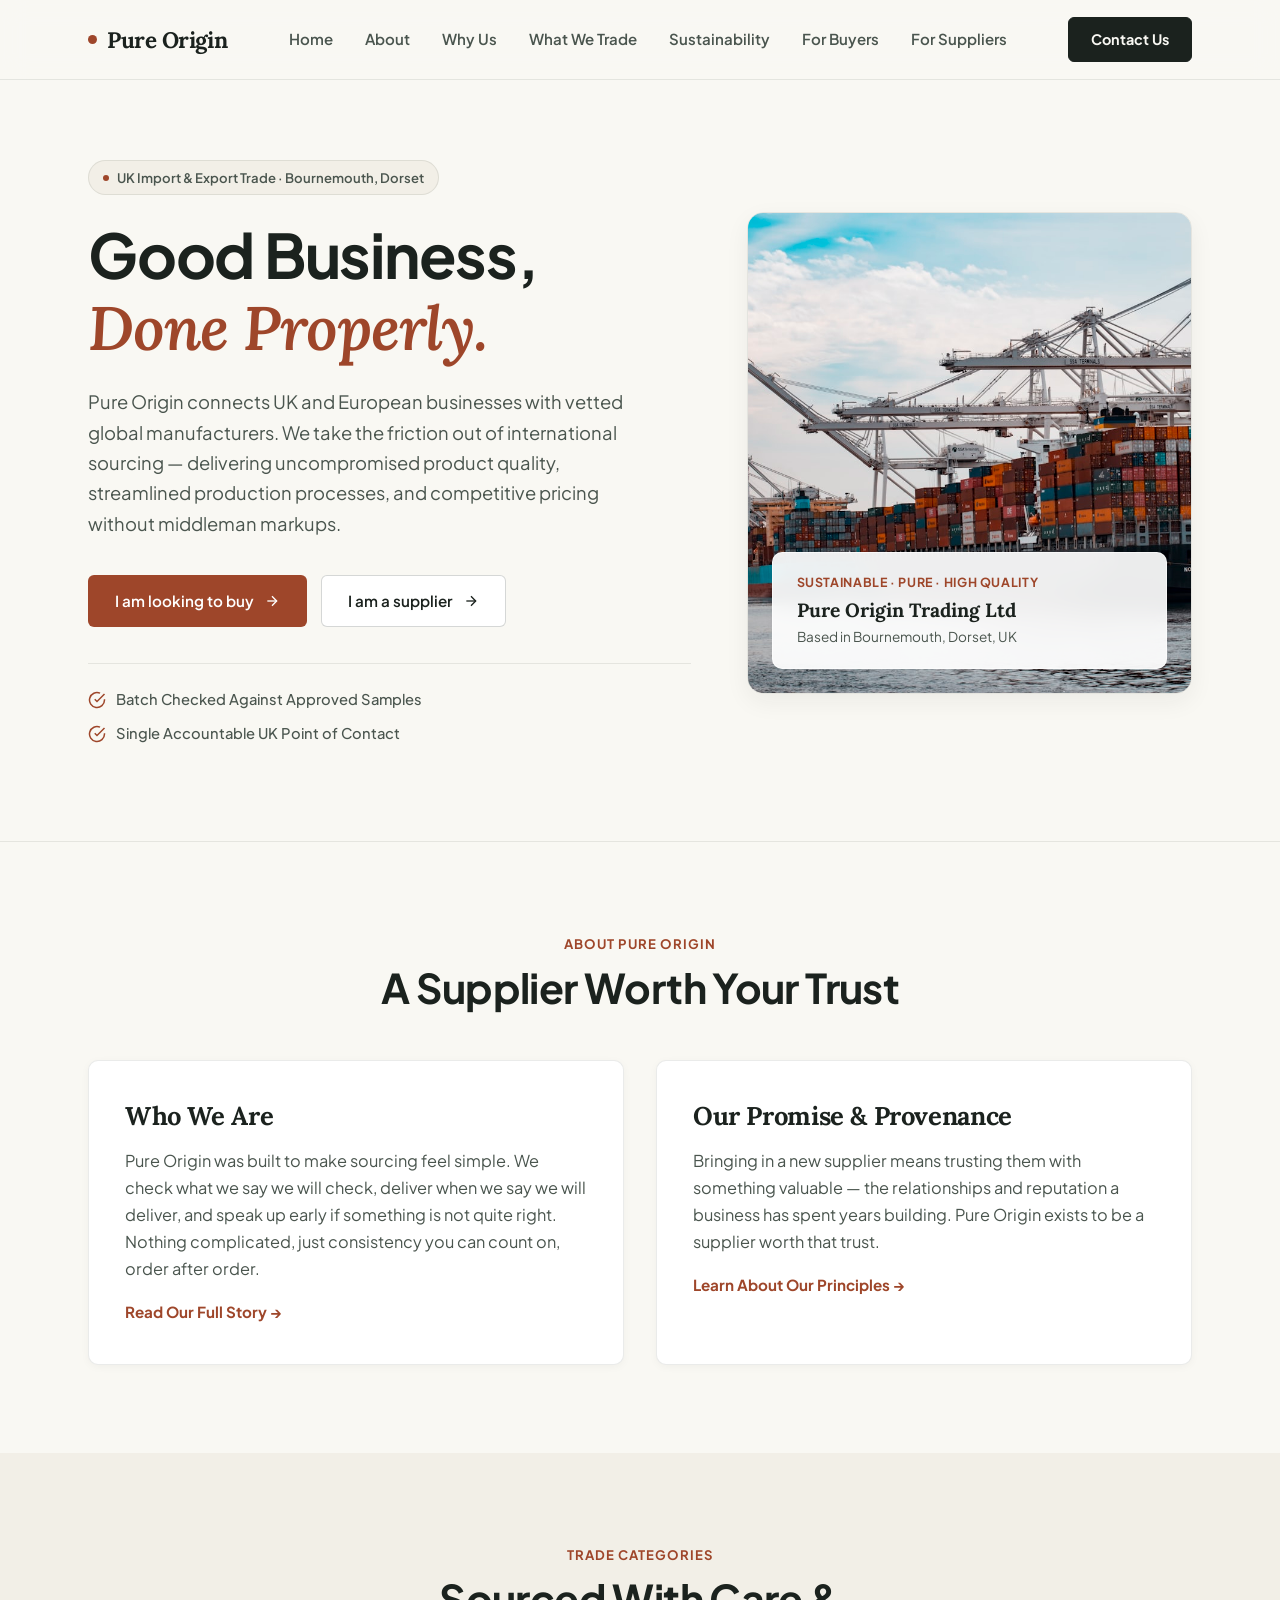
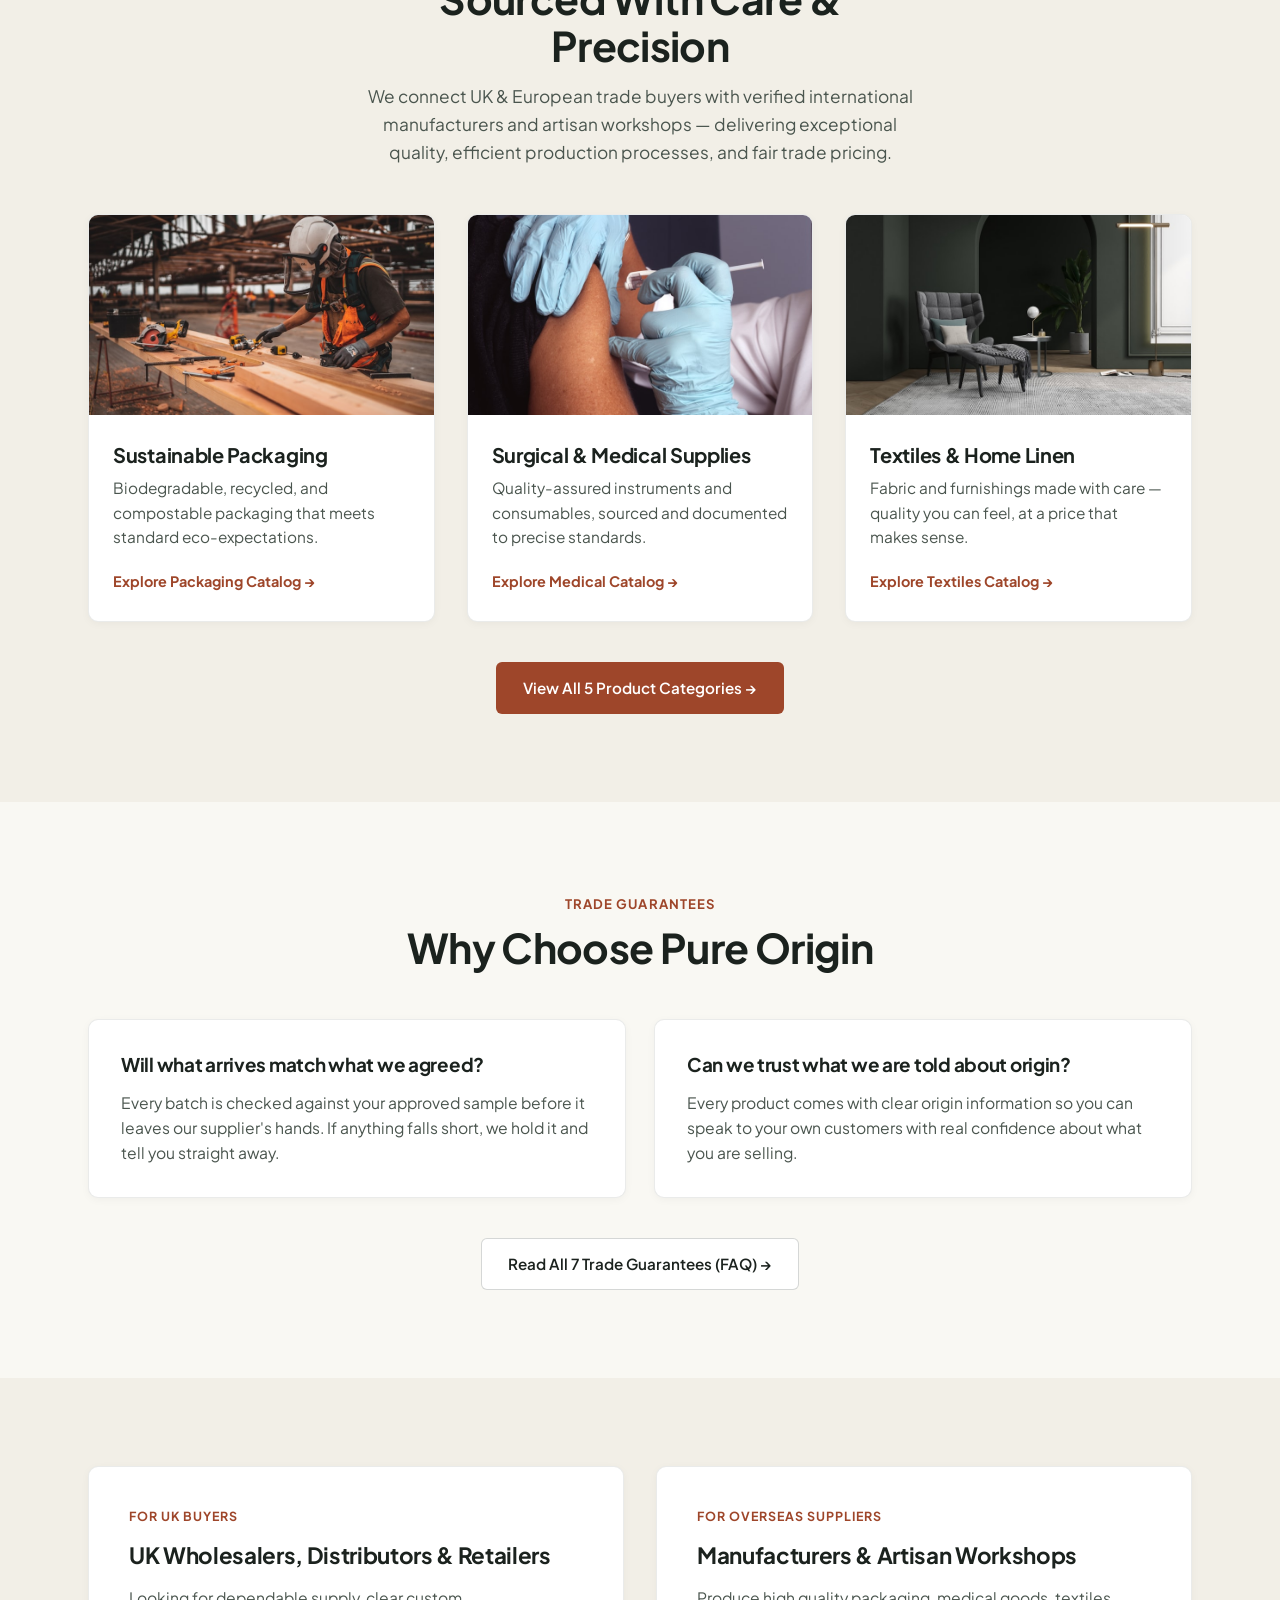
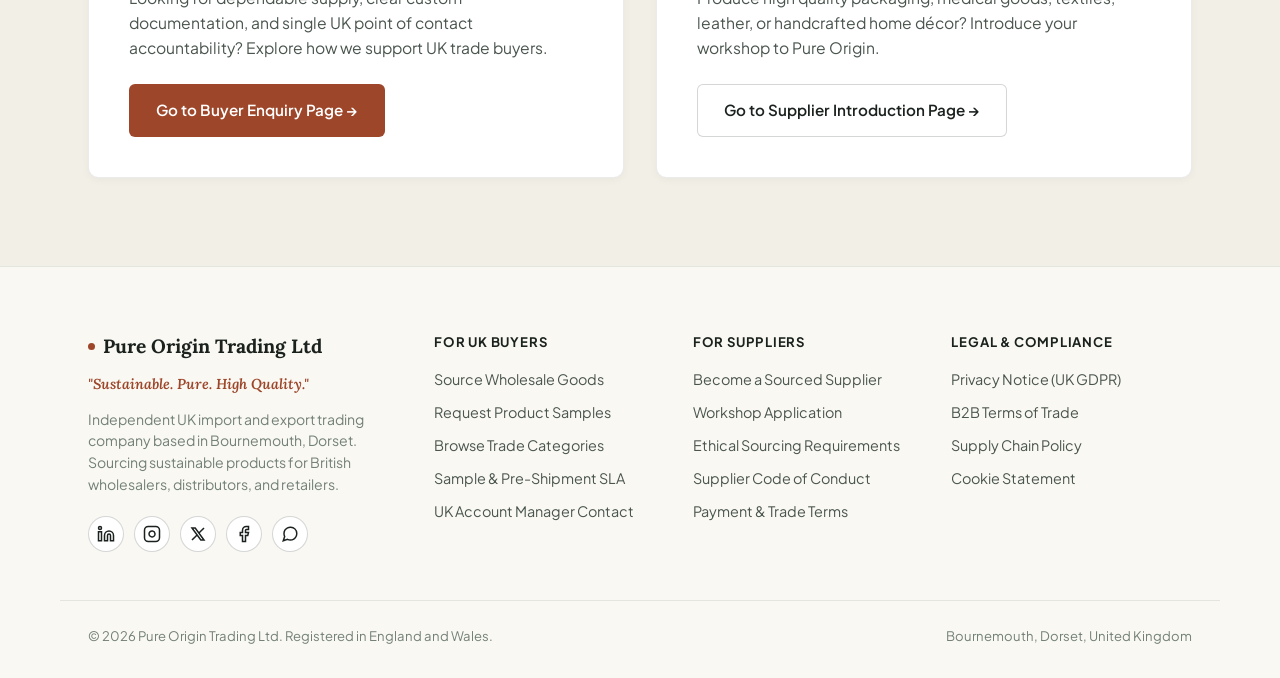
<file: index.html>
<!DOCTYPE html>
<html lang="en">
<head>
  <meta charset="UTF-8">
  <meta name="viewport" content="width=device-width, initial-scale=1.0">
  <title>Pure Origin Trading Ltd — Sustainable. Pure. High Quality.</title>
  <meta name="description" content="Pure Origin Trading Ltd is an independent UK import and export company based in Bournemouth, Dorset. We source sustainable, high quality products for UK wholesalers, distributors, and specialty retailers.">
  <meta name="theme-color" content="#F9F8F3">

  <!-- Open Graph & Social Previews -->
  <meta property="og:title" content="Pure Origin Trading Ltd — Sustainable. Pure. High Quality.">
  <meta property="og:description" content="Independent UK import & export trading company in Bournemouth, Dorset, UK. Sourcing eco packaging, medical supplies, textiles, leather, and artisan goods.">
  <meta property="og:type" content="website">
  
  <!-- Premium Professional Typography Stack -->
  <link rel="preconnect" href="https://fonts.googleapis.com">
  <link rel="preconnect" href="https://fonts.gstatic.com" crossorigin>
  <link href="https://fonts.googleapis.com/css2?family=Plus+Jakarta+Sans:wght@400;500;600;700;800&family=Lora:ital,wght@0,500;0,600;0,700;1,500&display=swap" rel="stylesheet">
  
  <link rel="stylesheet" href="style.css">
</head>
<body>

  <!-- Navigation Header -->
  <header class="site-header" id="top">
    <div class="wrap nav-row">
      <a href="index.html" class="wordmark" aria-label="Pure Origin Trading Ltd Home">
        <span class="dot" aria-hidden="true"></span>
        <span class="brand-name">Pure Origin</span>
      </a>

      <nav class="links" id="primaryNav" aria-label="Primary Navigation">
        <a href="index.html" class="nav-link active">Home</a>
        <a href="about.html" class="nav-link">About</a>
        <a href="why-us.html" class="nav-link">Why Us</a>
        <a href="trade.html" class="nav-link">What We Trade</a>
        <a href="sustainability.html" class="nav-link">Sustainability</a>
        <a href="buyers.html" class="nav-link">For Buyers</a>
        <a href="suppliers.html" class="nav-link">For Suppliers</a>
      </nav>

      <div class="header-actions">
        <a href="contact.html" class="nav-cta-btn">Contact Us</a>
      </div>

      <button class="menu-toggle" id="menuToggle" aria-expanded="false" aria-controls="primaryNav" aria-label="Toggle navigation menu">
        <span class="menu-label">Menu</span>
      </button>
    </div>
  </header>

  <main id="main-content">
    
    <!-- Hero Section -->
    <section class="hero-section" id="home">
      <div class="wrap hero-grid">
        <div class="hero-copy">
          <div class="location-badge">
            <span class="badge-dot"></span>
            <span>UK Import &amp; Export Trade · Bournemouth, Dorset</span>
          </div>

          <h1 class="hero-headline">Good Business,<br><span class="accent-text">Done Properly.</span></h1>

          <p class="hero-subtext">
            Pure Origin connects UK and European businesses with vetted global manufacturers. We take the friction out of international sourcing — delivering uncompromised product quality, streamlined production processes, and competitive pricing without middleman markups.
          </p>

          <div class="hero-buttons">
            <a href="buyers.html" class="btn btn-primary">
              <span>I am looking to buy</span>
              <svg width="16" height="16" viewBox="0 0 24 24" fill="none" stroke="currentColor" stroke-width="2"><line x1="5" y1="12" x2="19" y2="12"></line><polyline points="12 5 19 12 12 19"></polyline></svg>
            </a>
            <a href="suppliers.html" class="btn btn-secondary">
              <span>I am a supplier</span>
              <svg width="16" height="16" viewBox="0 0 24 24" fill="none" stroke="currentColor" stroke-width="2"><line x1="5" y1="12" x2="19" y2="12"></line><polyline points="12 5 19 12 12 19"></polyline></svg>
            </a>
          </div>

          <div class="hero-reassurance">
            <div class="reassurance-item">
              <svg width="18" height="18" viewBox="0 0 24 24" fill="none" stroke="var(--oxide)" stroke-width="2"><path d="M22 11.08V12a10 10 0 1 1-5.93-9.14"></path><polyline points="22 4 12 14.01 9 11.01"></polyline></svg>
              <span>Batch Checked Against Approved Samples</span>
            </div>
            <div class="reassurance-item">
              <svg width="18" height="18" viewBox="0 0 24 24" fill="none" stroke="var(--oxide)" stroke-width="2"><path d="M22 11.08V12a10 10 0 1 1-5.93-9.14"></path><polyline points="22 4 12 14.01 9 11.01"></polyline></svg>
              <span>Single Accountable UK Point of Contact</span>
            </div>
          </div>
        </div>

        <div class="hero-image-card">
          <img src="assets/hero_trade.jpg" alt="Pure Origin cross border trade container ship and port logistics" class="hero-img">
          <div class="image-overlay-card">
            <div class="card-tagline">Sustainable · Pure · High Quality</div>
            <div class="card-title">Pure Origin Trading Ltd</div>
            <div class="card-location">Based in Bournemouth, Dorset, UK</div>
          </div>
        </div>
      </div>
    </section>

    <!-- About Section Overview -->
    <section class="section-space">
      <div class="wrap">
        <div class="section-header">
          <span class="section-label">About Pure Origin</span>
          <h2>A Supplier Worth Your Trust</h2>
        </div>

        <div class="about-cards-grid">
          <div class="about-card">
            <h3>Who We Are</h3>
            <p>
              Pure Origin was built to make sourcing feel simple. We check what we say we will check, deliver when we say we will deliver, and speak up early if something is not quite right. Nothing complicated, just consistency you can count on, order after order.
            </p>
            <div class="card-link-wrapper">
              <a href="about.html" class="inline-page-link">Read Our Full Story &rarr;</a>
            </div>
          </div>

          <div class="about-card">
            <h3>Our Promise &amp; Provenance</h3>
            <p>
              Bringing in a new supplier means trusting them with something valuable — the relationships and reputation a business has spent years building. Pure Origin exists to be a supplier worth that trust.
            </p>
            <div class="card-link-wrapper">
              <a href="about.html" class="inline-page-link">Learn About Our Principles &rarr;</a>
            </div>
          </div>
        </div>
      </div>
    </section>

    <!-- What We Trade Showcase -->
    <section class="section-space soft-bg">
      <div class="wrap">
        <div class="section-header">
          <span class="section-label">Trade Categories</span>
          <h2>Sourced With Care &amp; Precision</h2>
          <p class="section-sub">We connect UK &amp; European trade buyers with verified international manufacturers and artisan workshops — delivering exceptional quality, efficient production processes, and fair trade pricing.</p>
        </div>

        <div class="products-grid">
          <div class="product-card">
            <div class="product-img-wrap">
              <img src="assets/packaging.jpg" alt="Sustainable Kraft packaging and eco mailers" loading="lazy">
            </div>
            <div class="product-body">
              <h3>Sustainable Packaging</h3>
              <p>Biodegradable, recycled, and compostable packaging that meets standard eco-expectations.</p>
              <a href="trade.html" class="product-modal-btn">Explore Packaging Catalog &rarr;</a>
            </div>
          </div>

          <div class="product-card">
            <div class="product-img-wrap">
              <img src="assets/medical.jpg" alt="Surgical and medical supplies" loading="lazy">
            </div>
            <div class="product-body">
              <h3>Surgical &amp; Medical Supplies</h3>
              <p>Quality-assured instruments and consumables, sourced and documented to precise standards.</p>
              <a href="trade.html" class="product-modal-btn">Explore Medical Catalog &rarr;</a>
            </div>
          </div>

          <div class="product-card">
            <div class="product-img-wrap">
              <img src="assets/textiles.jpg" alt="Natural woven textiles and linen" loading="lazy">
            </div>
            <div class="product-body">
              <h3>Textiles &amp; Home Linen</h3>
              <p>Fabric and furnishings made with care — quality you can feel, at a price that makes sense.</p>
              <a href="trade.html" class="product-modal-btn">Explore Textiles Catalog &rarr;</a>
            </div>
          </div>
        </div>

        <div class="view-all-bar">
          <a href="trade.html" class="btn btn-primary">View All 5 Product Categories &rarr;</a>
        </div>
      </div>
    </section>

    <!-- Why Us Preview -->
    <section class="section-space">
      <div class="wrap">
        <div class="section-header">
          <span class="section-label">Trade Guarantees</span>
          <h2>Why Choose Pure Origin</h2>
        </div>

        <div class="faq-grid">
          <div class="faq-item">
            <h4>Will what arrives match what we agreed?</h4>
            <p>Every batch is checked against your approved sample before it leaves our supplier's hands. If anything falls short, we hold it and tell you straight away.</p>
          </div>

          <div class="faq-item">
            <h4>Can we trust what we are told about origin?</h4>
            <p>Every product comes with clear origin information so you can speak to your own customers with real confidence about what you are selling.</p>
          </div>
        </div>

        <div class="view-all-bar">
          <a href="why-us.html" class="btn btn-secondary">Read All 7 Trade Guarantees (FAQ) &rarr;</a>
        </div>
      </div>
    </section>

    <!-- Audience Split Callout Banner -->
    <section class="section-space soft-bg">
      <div class="wrap audience-split-grid">
        <div class="audience-banner-card">
          <span class="banner-tag">FOR UK BUYERS</span>
          <h3>UK Wholesalers, Distributors &amp; Retailers</h3>
          <p>Looking for dependable supply, clear custom documentation, and single UK point of contact accountability? Explore how we support UK trade buyers.</p>
          <a href="buyers.html" class="btn btn-primary">Go to Buyer Enquiry Page &rarr;</a>
        </div>

        <div class="audience-banner-card">
          <span class="banner-tag">FOR OVERSEAS SUPPLIERS</span>
          <h3>Manufacturers &amp; Artisan Workshops</h3>
          <p>Produce high quality packaging, medical goods, textiles, leather, or handcrafted home décor? Introduce your workshop to Pure Origin.</p>
          <a href="suppliers.html" class="btn btn-secondary">Go to Supplier Introduction Page &rarr;</a>
        </div>
      </div>
    </section>

  </main>

  <!-- Modal for Legal Policies -->
  <div class="modal-backdrop" id="legalModal" aria-hidden="true" role="dialog" aria-labelledby="legalTitle">
    <div class="modal-dialog legal-dialog">
      <button class="modal-close-btn" id="legalClose" aria-label="Close legal modal">&times;</button>
      <div class="modal-header">
        <span class="legal-badge">UK Legal &amp; Governance Compliance</span>
        <h3 id="legalTitle">Legal Notice</h3>
      </div>
      <div class="modal-body legal-body-scroll" id="legalContent">
        <!-- Injected via script.js -->
      </div>
    </div>
  </div>

  <!-- Footer -->
  <footer class="site-footer">
    <div class="wrap footer-main-grid">
      
      <div class="footer-col brand-col">
        <span class="wordmark-sm"><span class="dot"></span> Pure Origin Trading Ltd</span>
        <p class="footer-tagline">"Sustainable. Pure. High Quality."</p>
        <p class="footer-desc">Independent UK import and export trading company based in Bournemouth, Dorset. Sourcing sustainable products for British wholesalers, distributors, and retailers.</p>
        
        <div class="footer-social-row">
          <a href="https://linkedin.com" target="_blank" rel="noopener noreferrer" class="social-icon-btn" aria-label="Pure Origin LinkedIn">
            <svg width="18" height="18" viewBox="0 0 24 24" fill="none" stroke="currentColor" stroke-width="2"><path d="M16 8a6 6 0 0 1 6 6v7h-4v-7a2 2 0 0 0-2-2 2 2 0 0 0-2 2v7h-4v-7a6 6 0 0 1 6-6z"></path><rect x="2" y="9" width="4" height="12"></rect><circle cx="4" cy="4" r="2"></circle></svg>
          </a>
          <a href="https://instagram.com" target="_blank" rel="noopener noreferrer" class="social-icon-btn" aria-label="Pure Origin Instagram">
            <svg width="18" height="18" viewBox="0 0 24 24" fill="none" stroke="currentColor" stroke-width="2"><rect x="2" y="2" width="20" height="20" rx="5" ry="5"></rect><path d="M16 11.37A4 4 0 1 1 12.63 8 4 4 0 0 1 16 11.37z"></path><line x1="17.5" y1="6.5" x2="17.51" y2="6.5"></line></svg>
          </a>
          <a href="https://twitter.com" target="_blank" rel="noopener noreferrer" class="social-icon-btn" aria-label="Pure Origin X / Twitter">
            <svg width="18" height="18" viewBox="0 0 24 24" fill="none" stroke="currentColor" stroke-width="2"><path d="M4 4l11.733 16h4.267l-11.733 -16z"></path><path d="M4 20l6.768 -6.768m2.46 -2.46l6.772 -6.772"></path></svg>
          </a>
          <a href="https://facebook.com" target="_blank" rel="noopener noreferrer" class="social-icon-btn" aria-label="Pure Origin Facebook">
            <svg width="18" height="18" viewBox="0 0 24 24" fill="none" stroke="currentColor" stroke-width="2"><path d="M18 2h-3a5 5 0 0 0-5 5v3H7v4h3v8h4v-8h3l1-4h-4V7a1 1 0 0 1 1-1h3z"></path></svg>
          </a>
          <a href="https://wa.me" target="_blank" rel="noopener noreferrer" class="social-icon-btn" aria-label="Pure Origin WhatsApp Trade Contact">
            <svg width="18" height="18" viewBox="0 0 24 24" fill="none" stroke="currentColor" stroke-width="2"><path d="M21 11.5a8.38 8.38 0 0 1-.9 3.8 8.5 8.5 0 0 1-7.6 4.7 8.38 8.38 0 0 1-3.8-.9L3 21l1.9-5.7a8.38 8.38 0 0 1-.9-3.8 8.5 8.5 0 0 1 4.7-7.6 8.38 8.38 0 0 1 3.8-.9h.5a8.48 8.48 0 0 1 8 8v.5z"></path></svg>
          </a>
        </div>
      </div>

      <div class="footer-col">
        <span class="footer-col-title">For UK Buyers</span>
        <ul class="footer-links-list">
          <li><a href="buyers.html">Source Wholesale Goods</a></li>
          <li><a href="buyers.html">Request Product Samples</a></li>
          <li><a href="trade.html">Browse Trade Categories</a></li>
          <li><a href="why-us.html">Sample &amp; Pre-Shipment SLA</a></li>
          <li><a href="contact.html">UK Account Manager Contact</a></li>
        </ul>
      </div>

      <div class="footer-col">
        <span class="footer-col-title">For Suppliers</span>
        <ul class="footer-links-list">
          <li><a href="suppliers.html">Become a Sourced Supplier</a></li>
          <li><a href="suppliers.html">Workshop Application</a></li>
          <li><a href="sustainability.html">Ethical Sourcing Requirements</a></li>
          <li><button class="legal-link-btn" data-open-legal="supply-chain">Supplier Code of Conduct</button></li>
          <li><button class="legal-link-btn" data-open-legal="terms">Payment &amp; Trade Terms</button></li>
        </ul>
      </div>

      <div class="footer-col">
        <span class="footer-col-title">Legal &amp; Compliance</span>
        <ul class="footer-links-list">
          <li><button class="legal-link-btn" data-open-legal="privacy">Privacy Notice (UK GDPR)</button></li>
          <li><button class="legal-link-btn" data-open-legal="terms">B2B Terms of Trade</button></li>
          <li><button class="legal-link-btn" data-open-legal="supply-chain">Supply Chain Policy</button></li>
          <li><button class="legal-link-btn" data-open-legal="cookies">Cookie Statement</button></li>
        </ul>
      </div>
    </div>

    <div class="wrap footer-bottom-bar">
      <span>&copy; <span id="yearSpan">2026</span> Pure Origin Trading Ltd. Registered in England and Wales.</span>
      <span class="footer-loc">Bournemouth, Dorset, United Kingdom</span>
    </div>
  </footer>

  <script src="script.js"></script>
</body>
</html>
</file>
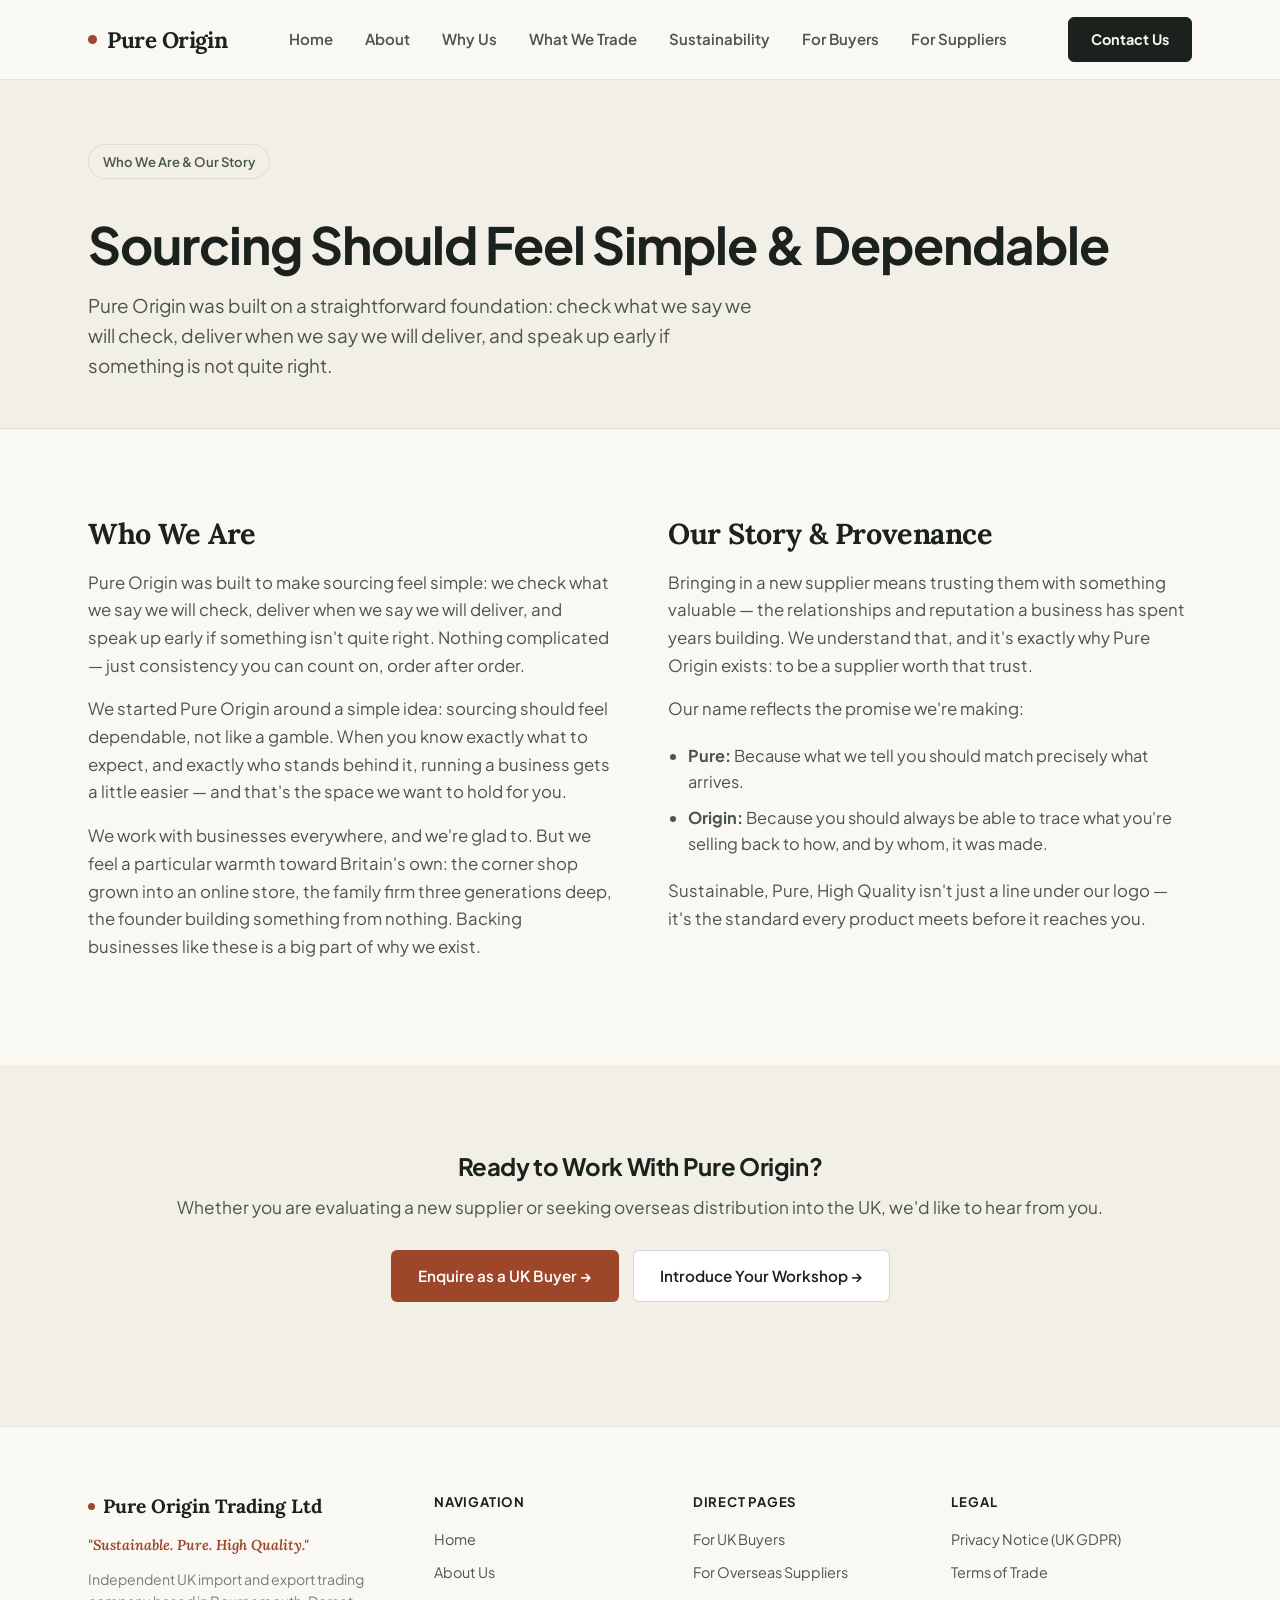
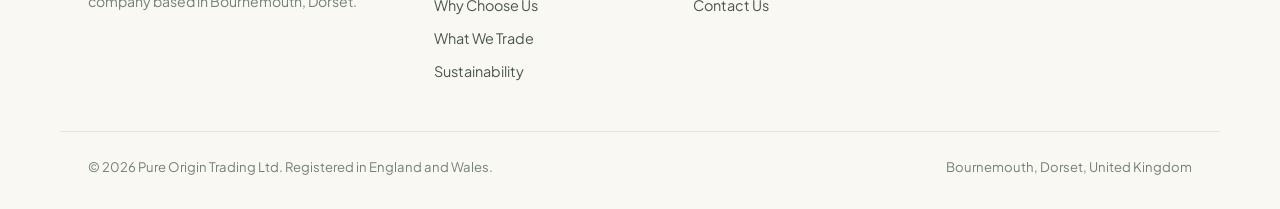
<file: about.html>
<!DOCTYPE html>
<html lang="en">
<head>
  <meta charset="UTF-8">
  <meta name="viewport" content="width=device-width, initial-scale=1.0">
  <title>About Us — Pure Origin Trading Ltd</title>
  <meta name="description" content="Learn about Pure Origin Trading Ltd, built to make UK wholesale product sourcing simple, dependable, and traceable.">
  
  <link rel="preconnect" href="https://fonts.googleapis.com">
  <link rel="preconnect" href="https://fonts.gstatic.com" crossorigin>
  <link href="https://fonts.googleapis.com/css2?family=Plus+Jakarta+Sans:wght@400;500;600;700;800&family=Lora:ital,wght@0,500;0,600;0,700;1,500&display=swap" rel="stylesheet">
  <link rel="stylesheet" href="style.css">
</head>
<body>

  <header class="site-header" id="top">
    <div class="wrap nav-row">
      <a href="index.html" class="wordmark" aria-label="Pure Origin Trading Ltd Home">
        <span class="dot" aria-hidden="true"></span>
        <span class="brand-name">Pure Origin</span>
      </a>

      <nav class="links" id="primaryNav">
        <a href="index.html" class="nav-link">Home</a>
        <a href="about.html" class="nav-link active">About</a>
        <a href="why-us.html" class="nav-link">Why Us</a>
        <a href="trade.html" class="nav-link">What We Trade</a>
        <a href="sustainability.html" class="nav-link">Sustainability</a>
        <a href="buyers.html" class="nav-link">For Buyers</a>
        <a href="suppliers.html" class="nav-link">For Suppliers</a>
      </nav>

      <div class="header-actions">
        <a href="contact.html" class="nav-cta-btn">Contact Us</a>
      </div>

      <button class="menu-toggle" id="menuToggle" aria-expanded="false" aria-controls="primaryNav">
        <span class="menu-label">Menu</span>
      </button>
    </div>
  </header>

  <main id="main-content">
    <section class="page-hero-section">
      <div class="wrap">
        <span class="location-badge">Who We Are &amp; Our Story</span>
        <h1 class="page-title">Sourcing Should Feel Simple &amp; Dependable</h1>
        <p class="page-intro">
          Pure Origin was built on a straightforward foundation: check what we say we will check, deliver when we say we will deliver, and speak up early if something is not quite right.
        </p>
      </div>
    </section>

    <section class="section-space">
      <div class="wrap">
        <div class="about-detail-grid">
          <div class="detail-block">
            <h2>Who We Are</h2>
            <p>
              Pure Origin was built to make sourcing feel simple: we check what we say we will check, deliver when we say we will deliver, and speak up early if something isn't quite right. Nothing complicated — just consistency you can count on, order after order.
            </p>
            <p>
              We started Pure Origin around a simple idea: sourcing should feel dependable, not like a gamble. When you know exactly what to expect, and exactly who stands behind it, running a business gets a little easier — and that's the space we want to hold for you.
            </p>
            <p>
              We work with businesses everywhere, and we're glad to. But we feel a particular warmth toward Britain's own: the corner shop grown into an online store, the family firm three generations deep, the founder building something from nothing. Backing businesses like these is a big part of why we exist.
            </p>
          </div>

          <div class="detail-block">
            <h2>Our Story &amp; Provenance</h2>
            <p>
              Bringing in a new supplier means trusting them with something valuable — the relationships and reputation a business has spent years building. We understand that, and it's exactly why Pure Origin exists: to be a supplier worth that trust.
            </p>
            <p>
              Our name reflects the promise we're making:
            </p>
            <ul class="provenance-list">
              <li>
                <strong>Pure:</strong> Because what we tell you should match precisely what arrives.
              </li>
              <li>
                <strong>Origin:</strong> Because you should always be able to trace what you're selling back to how, and by whom, it was made.
              </li>
            </ul>
            <p>
              Sustainable, Pure, High Quality isn't just a line under our logo — it's the standard every product meets before it reaches you.
            </p>
          </div>
        </div>
      </div>
    </section>

    <section class="section-space soft-bg">
      <div class="wrap align-center">
        <h2>Ready to Work With Pure Origin?</h2>
        <p class="section-sub" style="margin-bottom:28px;">Whether you are evaluating a new supplier or seeking overseas distribution into the UK, we'd like to hear from you.</p>
        <div class="hero-buttons center-buttons">
          <a href="buyers.html" class="btn btn-primary">Enquire as a UK Buyer &rarr;</a>
          <a href="suppliers.html" class="btn btn-secondary">Introduce Your Workshop &rarr;</a>
        </div>
      </div>
    </section>
  </main>

  <footer class="site-footer">
    <div class="wrap footer-main-grid">
      <div class="footer-col brand-col">
        <span class="wordmark-sm"><span class="dot"></span> Pure Origin Trading Ltd</span>
        <p class="footer-tagline">"Sustainable. Pure. High Quality."</p>
        <p class="footer-desc">Independent UK import and export trading company based in Bournemouth, Dorset.</p>
      </div>

      <div class="footer-col">
        <span class="footer-col-title">Navigation</span>
        <ul class="footer-links-list">
          <li><a href="index.html">Home</a></li>
          <li><a href="about.html">About Us</a></li>
          <li><a href="why-us.html">Why Choose Us</a></li>
          <li><a href="trade.html">What We Trade</a></li>
          <li><a href="sustainability.html">Sustainability</a></li>
        </ul>
      </div>

      <div class="footer-col">
        <span class="footer-col-title">Direct Pages</span>
        <ul class="footer-links-list">
          <li><a href="buyers.html">For UK Buyers</a></li>
          <li><a href="suppliers.html">For Overseas Suppliers</a></li>
          <li><a href="contact.html">Contact Us</a></li>
        </ul>
      </div>

      <div class="footer-col">
        <span class="footer-col-title">Legal</span>
        <ul class="footer-links-list">
          <li><a href="contact.html">Privacy Notice (UK GDPR)</a></li>
          <li><a href="contact.html">Terms of Trade</a></li>
        </ul>
      </div>
    </div>

    <div class="wrap footer-bottom-bar">
      <span>&copy; <span id="yearSpan">2026</span> Pure Origin Trading Ltd. Registered in England and Wales.</span>
      <span>Bournemouth, Dorset, United Kingdom</span>
    </div>
  </footer>

  <script src="script.js"></script>
</body>
</html>
</file>
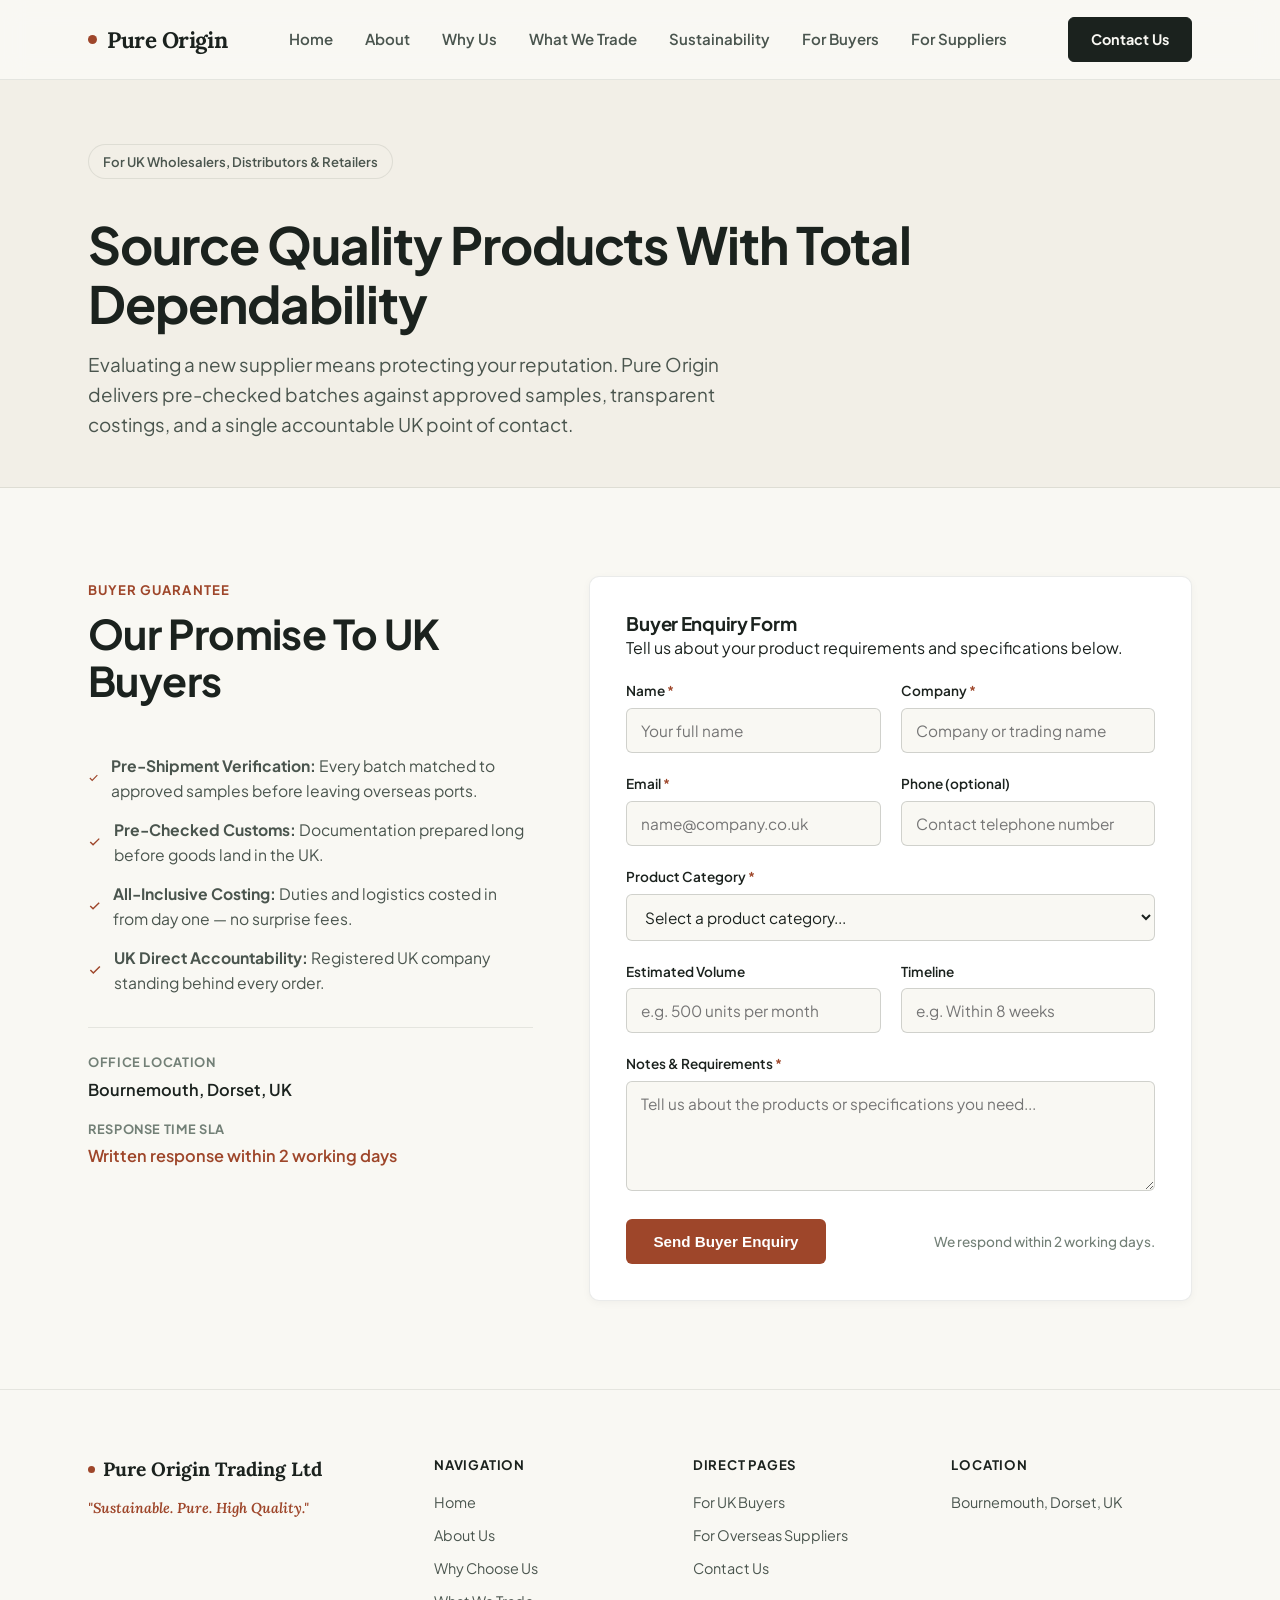
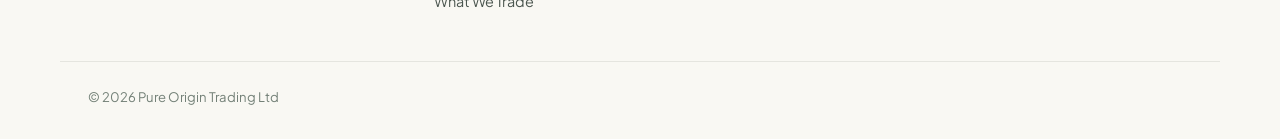
<file: buyers.html>
<!DOCTYPE html>
<html lang="en">
<head>
  <meta charset="UTF-8">
  <meta name="viewport" content="width=device-width, initial-scale=1.0">
  <title>For UK &amp; European Buyers — Pure Origin Trading Ltd</title>
  <meta name="description" content="Dedicated Buyer Enquiry page for UK &amp; European wholesalers, distributors, and retailers seeking dependable global product sourcing at competitive prices.">
  
  <link rel="preconnect" href="https://fonts.googleapis.com">
  <link rel="preconnect" href="https://fonts.gstatic.com" crossorigin>
  <link href="https://fonts.googleapis.com/css2?family=Plus+Jakarta+Sans:wght@400;500;600;700;800&family=Lora:ital,wght@0,500;0,600;0,700;1,500&display=swap" rel="stylesheet">
  <link rel="stylesheet" href="style.css">
</head>
<body>

  <header class="site-header" id="top">
    <div class="wrap nav-row">
      <a href="index.html" class="wordmark" aria-label="Pure Origin Trading Ltd Home">
        <span class="dot" aria-hidden="true"></span>
        <span class="brand-name">Pure Origin</span>
      </a>

      <nav class="links" id="primaryNav">
        <a href="index.html" class="nav-link">Home</a>
        <a href="about.html" class="nav-link">About</a>
        <a href="why-us.html" class="nav-link">Why Us</a>
        <a href="trade.html" class="nav-link">What We Trade</a>
        <a href="sustainability.html" class="nav-link">Sustainability</a>
        <a href="buyers.html" class="nav-link active">For Buyers</a>
        <a href="suppliers.html" class="nav-link">For Suppliers</a>
      </nav>

      <div class="header-actions">
        <a href="contact.html" class="nav-cta-btn">Contact Us</a>
      </div>

      <button class="menu-toggle" id="menuToggle" aria-expanded="false" aria-controls="primaryNav">
        <span class="menu-label">Menu</span>
      </button>
    </div>
  </header>

  <main id="main-content">
    <section class="page-hero-section">
      <div class="wrap">
        <span class="location-badge">For UK Wholesalers, Distributors &amp; Retailers</span>
        <h1 class="page-title">Source Quality Products With Total Dependability</h1>
        <p class="page-intro">
          Evaluating a new supplier means protecting your reputation. Pure Origin delivers pre-checked batches against approved samples, transparent costings, and a single accountable UK point of contact.
        </p>
      </div>
    </section>

    <section class="section-space">
      <div class="wrap contact-layout">
        <div class="contact-info-panel">
          <div class="section-header align-left">
            <span class="section-label">Buyer Guarantee</span>
            <h2>Our Promise To UK Buyers</h2>
          </div>
          
          <ul class="sustain-list" style="margin-top:20px; margin-bottom:32px;">
            <li>
              <svg width="20" height="20" viewBox="0 0 24 24" fill="none" stroke="var(--oxide)" stroke-width="2.5"><polyline points="20 6 9 17 4 12"></polyline></svg>
              <span><strong>Pre-Shipment Verification:</strong> Every batch matched to approved samples before leaving overseas ports.</span>
            </li>
            <li>
              <svg width="20" height="20" viewBox="0 0 24 24" fill="none" stroke="var(--oxide)" stroke-width="2.5"><polyline points="20 6 9 17 4 12"></polyline></svg>
              <span><strong>Pre-Checked Customs:</strong> Documentation prepared long before goods land in the UK.</span>
            </li>
            <li>
              <svg width="20" height="20" viewBox="0 0 24 24" fill="none" stroke="var(--oxide)" stroke-width="2.5"><polyline points="20 6 9 17 4 12"></polyline></svg>
              <span><strong>All-Inclusive Costing:</strong> Duties and logistics costed in from day one — no surprise fees.</span>
            </li>
            <li>
              <svg width="20" height="20" viewBox="0 0 24 24" fill="none" stroke="var(--oxide)" stroke-width="2.5"><polyline points="20 6 9 17 4 12"></polyline></svg>
              <span><strong>UK Direct Accountability:</strong> Registered UK company standing behind every order.</span>
            </li>
          </ul>

          <div class="info-list">
            <div class="info-item">
              <span class="info-label">Office Location</span>
              <span class="info-value">Bournemouth, Dorset, UK</span>
            </div>
            <div class="info-item">
              <span class="info-label">Response Time SLA</span>
              <span class="info-value highlight">Written response within 2 working days</span>
            </div>
          </div>
        </div>

        <div class="form-container">
          <div class="form-header-title">
            <h3>Buyer Enquiry Form</h3>
            <p>Tell us about your product requirements and specifications below.</p>
          </div>

          <form id="buyerForm" class="contact-form" action="https://formspree.io/f/xbjnqpkz" method="POST" novalidate style="margin-top:20px;">
            <input type="hidden" name="_subject" value="New Buyer Enquiry — Pure Origin Trading Ltd">
            <input type="hidden" name="enquiry_type" value="Buyer Enquiry Page">

            <div class="form-row">
              <div class="field-group">
                <label for="b-name">Name <span class="req">*</span></label>
                <input type="text" id="b-name" name="name" required placeholder="Your full name">
              </div>
              <div class="field-group">
                <label for="b-company">Company <span class="req">*</span></label>
                <input type="text" id="b-company" name="company" required placeholder="Company or trading name">
              </div>
            </div>

            <div class="form-row">
              <div class="field-group">
                <label for="b-email">Email <span class="req">*</span></label>
                <input type="email" id="b-email" name="email" required placeholder="name@company.co.uk">
              </div>
              <div class="field-group">
                <label for="b-phone">Phone (optional)</label>
                <input type="tel" id="b-phone" name="phone" placeholder="Contact telephone number">
              </div>
            </div>

            <div class="field-group">
              <label for="b-category">Product Category <span class="req">*</span></label>
              <select id="b-category" name="product_category" required>
                <option value="" disabled selected>Select a product category...</option>
                <option value="Sustainable & Eco-Friendly Packaging">Sustainable &amp; Eco-Friendly Packaging</option>
                <option value="Surgical & Medical Supplies">Surgical &amp; Medical Supplies</option>
                <option value="Textiles & Home Textiles">Textiles &amp; Home Textiles</option>
                <option value="Leather Goods">Leather Goods (Genuine &amp; Vegan)</option>
                <option value="Home Décor & Artisan Goods">Home Décor &amp; Artisan Goods</option>
                <option value="Other / Custom Sourcing">Other / Custom Sourcing Request</option>
              </select>
              <div class="custom-category-container" id="b-custom-container" style="display:none; margin-top:10px;">
                <label for="b-custom-input" style="font-size:0.82rem; font-weight:600; color:var(--oxide);">Specify Custom Product Sourcing <span class="req">*</span></label>
                <input type="text" id="b-custom-input" name="custom_product_category" placeholder="e.g. Organic Jute Shopping Bags">
              </div>
            </div>

            <div class="form-row">
              <div class="field-group">
                <label for="b-volume">Estimated Volume</label>
                <input type="text" id="b-volume" name="volume" placeholder="e.g. 500 units per month">
              </div>
              <div class="field-group">
                <label for="b-timeline">Timeline</label>
                <input type="text" id="b-timeline" name="timeline" placeholder="e.g. Within 8 weeks">
              </div>
            </div>

            <div class="field-group">
              <label for="b-notes">Notes &amp; Requirements <span class="req">*</span></label>
              <textarea id="b-notes" name="notes" rows="4" required placeholder="Tell us about the products or specifications you need..."></textarea>
            </div>

            <div class="form-actions">
              <button type="submit" class="btn btn-primary submit-btn">
                <span>Send Buyer Enquiry</span>
              </button>
              <span class="sla-text">We respond within 2 working days.</span>
            </div>

            <div class="form-feedback" id="buyerStatus" aria-live="polite"></div>
          </form>
        </div>
      </div>
    </section>
  </main>

  <footer class="site-footer">
    <div class="wrap footer-main-grid">
      <div class="footer-col brand-col">
        <span class="wordmark-sm"><span class="dot"></span> Pure Origin Trading Ltd</span>
        <p class="footer-tagline">"Sustainable. Pure. High Quality."</p>
      </div>
      <div class="footer-col">
        <span class="footer-col-title">Navigation</span>
        <ul class="footer-links-list">
          <li><a href="index.html">Home</a></li>
          <li><a href="about.html">About Us</a></li>
          <li><a href="why-us.html">Why Choose Us</a></li>
          <li><a href="trade.html">What We Trade</a></li>
        </ul>
      </div>
      <div class="footer-col">
        <span class="footer-col-title">Direct Pages</span>
        <ul class="footer-links-list">
          <li><a href="buyers.html">For UK Buyers</a></li>
          <li><a href="suppliers.html">For Overseas Suppliers</a></li>
          <li><a href="contact.html">Contact Us</a></li>
        </ul>
      </div>
      <div class="footer-col">
        <span class="footer-col-title">Location</span>
        <p>Bournemouth, Dorset, UK</p>
      </div>
    </div>
    <div class="wrap footer-bottom-bar">
      <span>&copy; 2026 Pure Origin Trading Ltd</span>
    </div>
  </footer>

  <script src="script.js"></script>
</body>
</html>
</file>
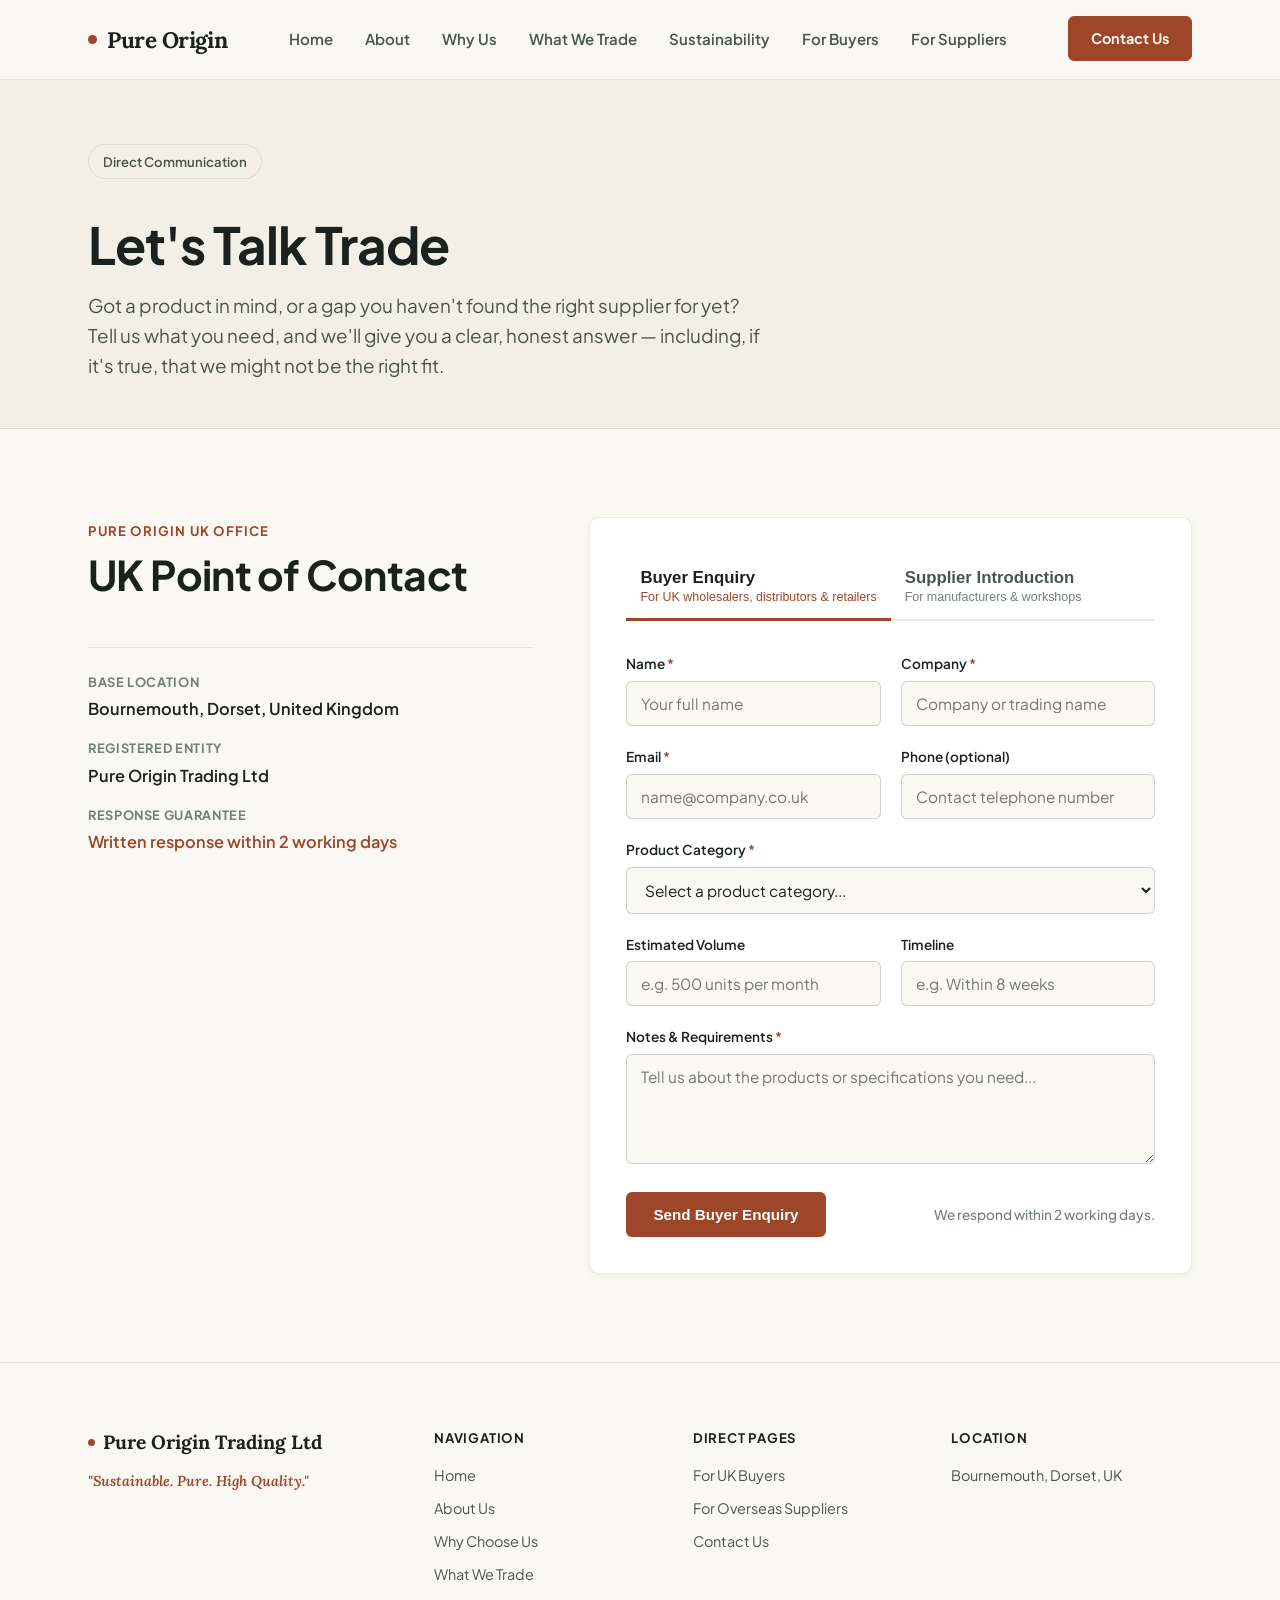
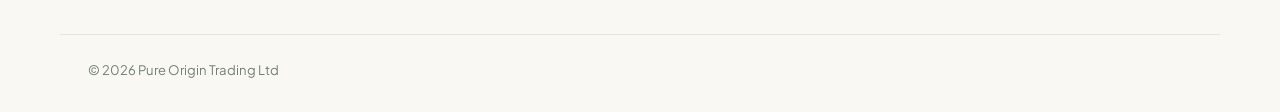
<file: contact.html>
<!DOCTYPE html>
<html lang="en">
<head>
  <meta charset="UTF-8">
  <meta name="viewport" content="width=device-width, initial-scale=1.0">
  <title>Contact Us — Pure Origin Trading Ltd</title>
  <meta name="description" content="Contact Pure Origin Trading Ltd in Bournemouth, Dorset, UK for product sourcing enquiries, sample requests, or supplier introductions.">
  
  <link rel="preconnect" href="https://fonts.googleapis.com">
  <link rel="preconnect" href="https://fonts.gstatic.com" crossorigin>
  <link href="https://fonts.googleapis.com/css2?family=Plus+Jakarta+Sans:wght@400;500;600;700;800&family=Lora:ital,wght@0,500;0,600;0,700;1,500&display=swap" rel="stylesheet">
  <link rel="stylesheet" href="style.css">
</head>
<body>

  <header class="site-header" id="top">
    <div class="wrap nav-row">
      <a href="index.html" class="wordmark" aria-label="Pure Origin Trading Ltd Home">
        <span class="dot" aria-hidden="true"></span>
        <span class="brand-name">Pure Origin</span>
      </a>

      <nav class="links" id="primaryNav">
        <a href="index.html" class="nav-link">Home</a>
        <a href="about.html" class="nav-link">About</a>
        <a href="why-us.html" class="nav-link">Why Us</a>
        <a href="trade.html" class="nav-link">What We Trade</a>
        <a href="sustainability.html" class="nav-link">Sustainability</a>
        <a href="buyers.html" class="nav-link">For Buyers</a>
        <a href="suppliers.html" class="nav-link">For Suppliers</a>
      </nav>

      <div class="header-actions">
        <a href="contact.html" class="nav-cta-btn active-btn">Contact Us</a>
      </div>

      <button class="menu-toggle" id="menuToggle" aria-expanded="false" aria-controls="primaryNav">
        <span class="menu-label">Menu</span>
      </button>
    </div>
  </header>

  <main id="main-content">
    <section class="page-hero-section">
      <div class="wrap">
        <span class="location-badge">Direct Communication</span>
        <h1 class="page-title">Let's Talk Trade</h1>
        <p class="page-intro">
          Got a product in mind, or a gap you haven't found the right supplier for yet? Tell us what you need, and we'll give you a clear, honest answer — including, if it's true, that we might not be the right fit.
        </p>
      </div>
    </section>

    <section class="section-space">
      <div class="wrap contact-layout">
        
        <div class="contact-info-panel">
          <div class="section-header align-left">
            <span class="section-label">Pure Origin UK Office</span>
            <h2>UK Point of Contact</h2>
          </div>

          <div class="info-list">
            <div class="info-item">
              <span class="info-label">Base Location</span>
              <span class="info-value">Bournemouth, Dorset, United Kingdom</span>
            </div>
            <div class="info-item">
              <span class="info-label">Registered Entity</span>
              <span class="info-value">Pure Origin Trading Ltd</span>
            </div>
            <div class="info-item">
              <span class="info-label">Response Guarantee</span>
              <span class="info-value highlight">Written response within 2 working days</span>
            </div>
          </div>
        </div>

        <div class="form-container" id="form-area">
          <div class="form-tabs" role="tablist" aria-label="Audience enquiry selector">
            <button class="tab-button active" id="tab-buyer" role="tab" aria-selected="true" aria-controls="panel-buyer" data-tab="buyer">
              <span class="tab-title">Buyer Enquiry</span>
              <span class="tab-subtitle">For UK wholesalers, distributors &amp; retailers</span>
            </button>
            <button class="tab-button" id="tab-supplier" role="tab" aria-selected="false" aria-controls="panel-supplier" data-tab="supplier">
              <span class="tab-title">Supplier Introduction</span>
              <span class="tab-subtitle">For manufacturers &amp; workshops</span>
            </button>
          </div>

          <!-- Buyer Form -->
          <div class="form-panel active" id="panel-buyer" role="tabpanel" aria-labelledby="tab-buyer">
            <form id="buyerForm" class="contact-form" action="https://formspree.io/f/xbjnqpkz" method="POST" novalidate>
              <input type="hidden" name="_subject" value="New Buyer Enquiry — Pure Origin Trading Ltd">
              <input type="hidden" name="enquiry_type" value="Buyer Enquiry">

              <div class="form-row">
                <div class="field-group">
                  <label for="b-name">Name <span class="req">*</span></label>
                  <input type="text" id="b-name" name="name" required placeholder="Your full name">
                </div>
                <div class="field-group">
                  <label for="b-company">Company <span class="req">*</span></label>
                  <input type="text" id="b-company" name="company" required placeholder="Company or trading name">
                </div>
              </div>

              <div class="form-row">
                <div class="field-group">
                  <label for="b-email">Email <span class="req">*</span></label>
                  <input type="email" id="b-email" name="email" required placeholder="name@company.co.uk">
                </div>
                <div class="field-group">
                  <label for="b-phone">Phone (optional)</label>
                  <input type="tel" id="b-phone" name="phone" placeholder="Contact telephone number">
                </div>
              </div>

              <div class="field-group">
                <label for="b-category">Product Category <span class="req">*</span></label>
                <select id="b-category" name="product_category" required>
                  <option value="" disabled selected>Select a product category...</option>
                  <option value="Sustainable & Eco-Friendly Packaging">Sustainable &amp; Eco-Friendly Packaging</option>
                  <option value="Surgical & Medical Supplies">Surgical &amp; Medical Supplies</option>
                  <option value="Textiles & Home Textiles">Textiles &amp; Home Textiles</option>
                  <option value="Leather Goods">Leather Goods (Genuine &amp; Vegan)</option>
                  <option value="Home Décor & Artisan Goods">Home Décor &amp; Artisan Goods</option>
                  <option value="Other / Custom Sourcing">Other / Custom Sourcing Request</option>
                </select>
                <div class="custom-category-container" id="b-custom-container" style="display:none; margin-top:10px;">
                  <label for="b-custom-input" style="font-size:0.82rem; font-weight:600; color:var(--oxide);">Specify Custom Product Sourcing <span class="req">*</span></label>
                  <input type="text" id="b-custom-input" name="custom_product_category" placeholder="e.g. Organic Jute Shopping Bags">
                </div>
              </div>

              <div class="form-row">
                <div class="field-group">
                  <label for="b-volume">Estimated Volume</label>
                  <input type="text" id="b-volume" name="volume" placeholder="e.g. 500 units per month">
                </div>
                <div class="field-group">
                  <label for="b-timeline">Timeline</label>
                  <input type="text" id="b-timeline" name="timeline" placeholder="e.g. Within 8 weeks">
                </div>
              </div>

              <div class="field-group">
                <label for="b-notes">Notes &amp; Requirements <span class="req">*</span></label>
                <textarea id="b-notes" name="notes" rows="4" required placeholder="Tell us about the products or specifications you need..."></textarea>
              </div>

              <div class="form-actions">
                <button type="submit" class="btn btn-primary submit-btn">
                  <span>Send Buyer Enquiry</span>
                </button>
                <span class="sla-text">We respond within 2 working days.</span>
              </div>

              <div class="form-feedback" id="buyerStatus" aria-live="polite"></div>
            </form>
          </div>

          <!-- Supplier Form -->
          <div class="form-panel" id="panel-supplier" role="tabpanel" aria-labelledby="tab-supplier">
            <form id="supplierForm" class="contact-form" action="https://formspree.io/f/xbjnqpkz" method="POST" novalidate>
              <input type="hidden" name="_subject" value="New Supplier Introduction — Pure Origin Trading Ltd">
              <input type="hidden" name="enquiry_type" value="Supplier Introduction">

              <div class="form-row">
                <div class="field-group">
                  <label for="s-name">Name <span class="req">*</span></label>
                  <input type="text" id="s-name" name="name" required placeholder="Your name">
                </div>
                <div class="field-group">
                  <label for="s-company">Company or Workshop <span class="req">*</span></label>
                  <input type="text" id="s-company" name="company" required placeholder="Name of workshop or business">
                </div>
              </div>

              <div class="form-row">
                <div class="field-group">
                  <label for="s-email">Email <span class="req">*</span></label>
                  <input type="email" id="s-email" name="email" required placeholder="email@workshop.com">
                </div>
                <div class="field-group">
                  <label for="s-location">Location <span class="req">*</span></label>
                  <input type="text" id="s-location" name="location" required placeholder="City, state, country">
                </div>
              </div>

              <div class="field-group">
                <label for="s-category">What do you export? <span class="req">*</span></label>
                <select id="s-category" name="production_category" required>
                  <option value="" disabled selected>Select category...</option>
                  <option value="Sustainable & Eco-Friendly Packaging">Sustainable &amp; Eco-Friendly Packaging</option>
                  <option value="Surgical & Medical Supplies">Surgical &amp; Medical Supplies</option>
                  <option value="Textiles & Home Textiles">Textiles &amp; Home Textiles</option>
                  <option value="Leather Goods">Leather Goods (Genuine &amp; Vegan)</option>
                  <option value="Home Décor & Artisan Goods">Home Décor &amp; Artisan Goods</option>
                  <option value="Other Workshop Goods">Other Workshop &amp; Artisan Goods</option>
                </select>
                <div class="custom-category-container" id="s-custom-container" style="display:none; margin-top:10px;">
                  <label for="s-custom-input" style="font-size:0.82rem; font-weight:600; color:var(--oxide);">Specify Product / Export Capabilities <span class="req">*</span></label>
                  <input type="text" id="s-custom-input" name="custom_production_category" placeholder="e.g. Handmade Ceramic Tableware">
                </div>
              </div>

              <div class="field-group">
                <label for="s-cert">Certifications Held (if any)</label>
                <input type="text" id="s-cert" name="certifications" placeholder="e.g. GOTS, OEKO-TEX, ISO 9001">
              </div>

              <div class="field-group">
                <label for="s-notes">Workshop &amp; Capacity Overview <span class="req">*</span></label>
                <textarea id="s-notes" name="notes" rows="4" required placeholder="Tell us about your workshop, materials, monthly production capacity, and experience..."></textarea>
              </div>

              <div class="form-actions">
                <button type="submit" class="btn btn-primary submit-btn">
                  <span>Send Supplier Introduction</span>
                </button>
                <span class="sla-text">We respond within 2 working days.</span>
              </div>

              <div class="form-feedback" id="supplierStatus" aria-live="polite"></div>
            </form>
          </div>

        </div>
      </div>
    </section>
  </main>

  <footer class="site-footer">
    <div class="wrap footer-main-grid">
      <div class="footer-col brand-col">
        <span class="wordmark-sm"><span class="dot"></span> Pure Origin Trading Ltd</span>
        <p class="footer-tagline">"Sustainable. Pure. High Quality."</p>
      </div>
      <div class="footer-col">
        <span class="footer-col-title">Navigation</span>
        <ul class="footer-links-list">
          <li><a href="index.html">Home</a></li>
          <li><a href="about.html">About Us</a></li>
          <li><a href="why-us.html">Why Choose Us</a></li>
          <li><a href="trade.html">What We Trade</a></li>
        </ul>
      </div>
      <div class="footer-col">
        <span class="footer-col-title">Direct Pages</span>
        <ul class="footer-links-list">
          <li><a href="buyers.html">For UK Buyers</a></li>
          <li><a href="suppliers.html">For Overseas Suppliers</a></li>
          <li><a href="contact.html">Contact Us</a></li>
        </ul>
      </div>
      <div class="footer-col">
        <span class="footer-col-title">Location</span>
        <p>Bournemouth, Dorset, UK</p>
      </div>
    </div>
    <div class="wrap footer-bottom-bar">
      <span>&copy; 2026 Pure Origin Trading Ltd</span>
    </div>
  </footer>

  <script src="script.js"></script>
</body>
</html>
</file>
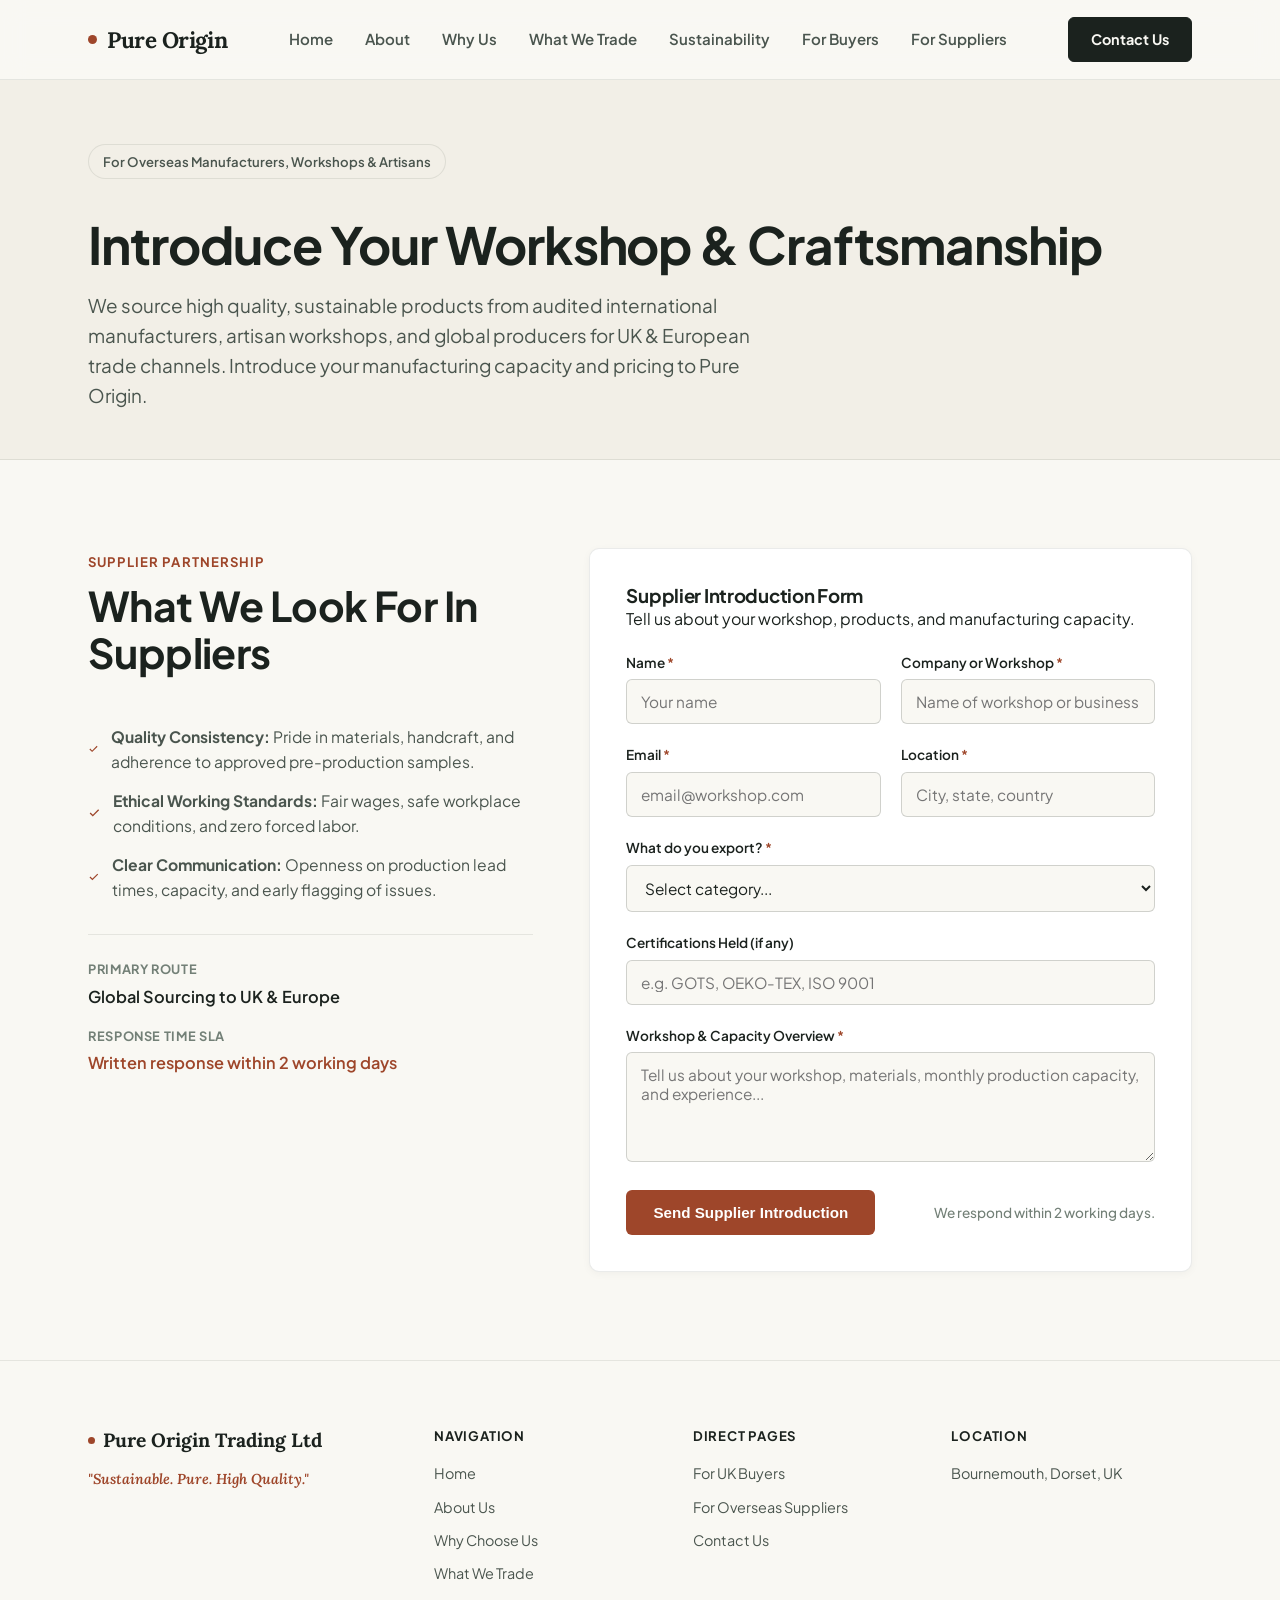
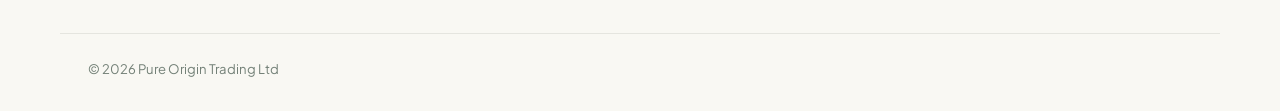
<file: suppliers.html>
<!DOCTYPE html>
<html lang="en">
<head>
  <meta charset="UTF-8">
  <meta name="viewport" content="width=device-width, initial-scale=1.0">
  <title>For Suppliers — Pure Origin Trading Ltd</title>
  <meta name="description" content="Dedicated Supplier Introduction page for overseas manufacturers and artisan workshops seeking trade sourcing partnerships with Pure Origin Trading Ltd in the UK.">
  
  <link rel="preconnect" href="https://fonts.googleapis.com">
  <link rel="preconnect" href="https://fonts.gstatic.com" crossorigin>
  <link href="https://fonts.googleapis.com/css2?family=Plus+Jakarta+Sans:wght@400;500;600;700;800&family=Lora:ital,wght@0,500;0,600;0,700;1,500&display=swap" rel="stylesheet">
  <link rel="stylesheet" href="style.css">
</head>
<body>

  <header class="site-header" id="top">
    <div class="wrap nav-row">
      <a href="index.html" class="wordmark" aria-label="Pure Origin Trading Ltd Home">
        <span class="dot" aria-hidden="true"></span>
        <span class="brand-name">Pure Origin</span>
      </a>

      <nav class="links" id="primaryNav">
        <a href="index.html" class="nav-link">Home</a>
        <a href="about.html" class="nav-link">About</a>
        <a href="why-us.html" class="nav-link">Why Us</a>
        <a href="trade.html" class="nav-link">What We Trade</a>
        <a href="sustainability.html" class="nav-link">Sustainability</a>
        <a href="buyers.html" class="nav-link">For Buyers</a>
        <a href="suppliers.html" class="nav-link active">For Suppliers</a>
      </nav>

      <div class="header-actions">
        <a href="contact.html" class="nav-cta-btn">Contact Us</a>
      </div>

      <button class="menu-toggle" id="menuToggle" aria-expanded="false" aria-controls="primaryNav">
        <span class="menu-label">Menu</span>
      </button>
    </div>
  </header>

  <main id="main-content">
    <section class="page-hero-section">
      <div class="wrap">
        <span class="location-badge">For Overseas Manufacturers, Workshops &amp; Artisans</span>
        <h1 class="page-title">Introduce Your Workshop &amp; Craftsmanship</h1>
        <p class="page-intro">
          We source high quality, sustainable products from audited international manufacturers, artisan workshops, and global producers for UK &amp; European trade channels. Introduce your manufacturing capacity and pricing to Pure Origin.
        </p>
      </div>
    </section>

    <section class="section-space">
      <div class="wrap contact-layout">
        <div class="contact-info-panel">
          <div class="section-header align-left">
            <span class="section-label">Supplier Partnership</span>
            <h2>What We Look For In Suppliers</h2>
          </div>
          
          <ul class="sustain-list" style="margin-top:20px; margin-bottom:32px;">
            <li>
              <svg width="20" height="20" viewBox="0 0 24 24" fill="none" stroke="var(--oxide)" stroke-width="2.5"><polyline points="20 6 9 17 4 12"></polyline></svg>
              <span><strong>Quality Consistency:</strong> Pride in materials, handcraft, and adherence to approved pre-production samples.</span>
            </li>
            <li>
              <svg width="20" height="20" viewBox="0 0 24 24" fill="none" stroke="var(--oxide)" stroke-width="2.5"><polyline points="20 6 9 17 4 12"></polyline></svg>
              <span><strong>Ethical Working Standards:</strong> Fair wages, safe workplace conditions, and zero forced labor.</span>
            </li>
            <li>
              <svg width="20" height="20" viewBox="0 0 24 24" fill="none" stroke="var(--oxide)" stroke-width="2.5"><polyline points="20 6 9 17 4 12"></polyline></svg>
              <span><strong>Clear Communication:</strong> Openness on production lead times, capacity, and early flagging of issues.</span>
            </li>
          </ul>

          <div class="info-list">
            <div class="info-item">
              <span class="info-label">Primary Route</span>
              <span class="info-value">Global Sourcing to UK &amp; Europe</span>
            </div>
            <div class="info-item">
              <span class="info-label">Response Time SLA</span>
              <span class="info-value highlight">Written response within 2 working days</span>
            </div>
          </div>
        </div>

        <div class="form-container">
          <div class="form-header-title">
            <h3>Supplier Introduction Form</h3>
            <p>Tell us about your workshop, products, and manufacturing capacity.</p>
          </div>

          <form id="supplierForm" class="contact-form" action="https://formspree.io/f/xbjnqpkz" method="POST" novalidate style="margin-top:20px;">
            <input type="hidden" name="_subject" value="New Supplier Introduction — Pure Origin Trading Ltd">
            <input type="hidden" name="enquiry_type" value="Supplier Introduction Page">

            <div class="form-row">
              <div class="field-group">
                <label for="s-name">Name <span class="req">*</span></label>
                <input type="text" id="s-name" name="name" required placeholder="Your name">
              </div>
              <div class="field-group">
                <label for="s-company">Company or Workshop <span class="req">*</span></label>
                <input type="text" id="s-company" name="company" required placeholder="Name of workshop or business">
              </div>
            </div>

            <div class="form-row">
              <div class="field-group">
                <label for="s-email">Email <span class="req">*</span></label>
                <input type="email" id="s-email" name="email" required placeholder="email@workshop.com">
              </div>
              <div class="field-group">
                <label for="s-location">Location <span class="req">*</span></label>
                <input type="text" id="s-location" name="location" required placeholder="City, state, country">
              </div>
            </div>

            <div class="field-group">
              <label for="s-category">What do you export? <span class="req">*</span></label>
              <select id="s-category" name="production_category" required>
                <option value="" disabled selected>Select category...</option>
                <option value="Sustainable & Eco-Friendly Packaging">Sustainable &amp; Eco-Friendly Packaging</option>
                <option value="Surgical & Medical Supplies">Surgical &amp; Medical Supplies</option>
                <option value="Textiles & Home Textiles">Textiles &amp; Home Textiles</option>
                <option value="Leather Goods">Leather Goods (Genuine &amp; Vegan)</option>
                <option value="Home Décor & Artisan Goods">Home Décor &amp; Artisan Goods</option>
                <option value="Other Workshop Goods">Other Workshop &amp; Artisan Goods</option>
              </select>
              <div class="custom-category-container" id="s-custom-container" style="display:none; margin-top:10px;">
                <label for="s-custom-input" style="font-size:0.82rem; font-weight:600; color:var(--oxide);">Specify Product / Export Capabilities <span class="req">*</span></label>
                <input type="text" id="s-custom-input" name="custom_production_category" placeholder="e.g. Handmade Ceramic Tableware">
              </div>
            </div>

            <div class="field-group">
              <label for="s-cert">Certifications Held (if any)</label>
              <input type="text" id="s-cert" name="certifications" placeholder="e.g. GOTS, OEKO-TEX, ISO 9001">
            </div>

            <div class="field-group">
              <label for="s-notes">Workshop &amp; Capacity Overview <span class="req">*</span></label>
              <textarea id="s-notes" name="notes" rows="4" required placeholder="Tell us about your workshop, materials, monthly production capacity, and experience..."></textarea>
            </div>

            <div class="form-actions">
              <button type="submit" class="btn btn-primary submit-btn">
                <span>Send Supplier Introduction</span>
              </button>
              <span class="sla-text">We respond within 2 working days.</span>
            </div>

            <div class="form-feedback" id="supplierStatus" aria-live="polite"></div>
          </form>
        </div>
      </div>
    </section>
  </main>

  <footer class="site-footer">
    <div class="wrap footer-main-grid">
      <div class="footer-col brand-col">
        <span class="wordmark-sm"><span class="dot"></span> Pure Origin Trading Ltd</span>
        <p class="footer-tagline">"Sustainable. Pure. High Quality."</p>
      </div>
      <div class="footer-col">
        <span class="footer-col-title">Navigation</span>
        <ul class="footer-links-list">
          <li><a href="index.html">Home</a></li>
          <li><a href="about.html">About Us</a></li>
          <li><a href="why-us.html">Why Choose Us</a></li>
          <li><a href="trade.html">What We Trade</a></li>
        </ul>
      </div>
      <div class="footer-col">
        <span class="footer-col-title">Direct Pages</span>
        <ul class="footer-links-list">
          <li><a href="buyers.html">For UK Buyers</a></li>
          <li><a href="suppliers.html">For Overseas Suppliers</a></li>
          <li><a href="contact.html">Contact Us</a></li>
        </ul>
      </div>
      <div class="footer-col">
        <span class="footer-col-title">Location</span>
        <p>Bournemouth, Dorset, UK</p>
      </div>
    </div>
    <div class="wrap footer-bottom-bar">
      <span>&copy; 2026 Pure Origin Trading Ltd</span>
    </div>
  </footer>

  <script src="script.js"></script>
</body>
</html>
</file>
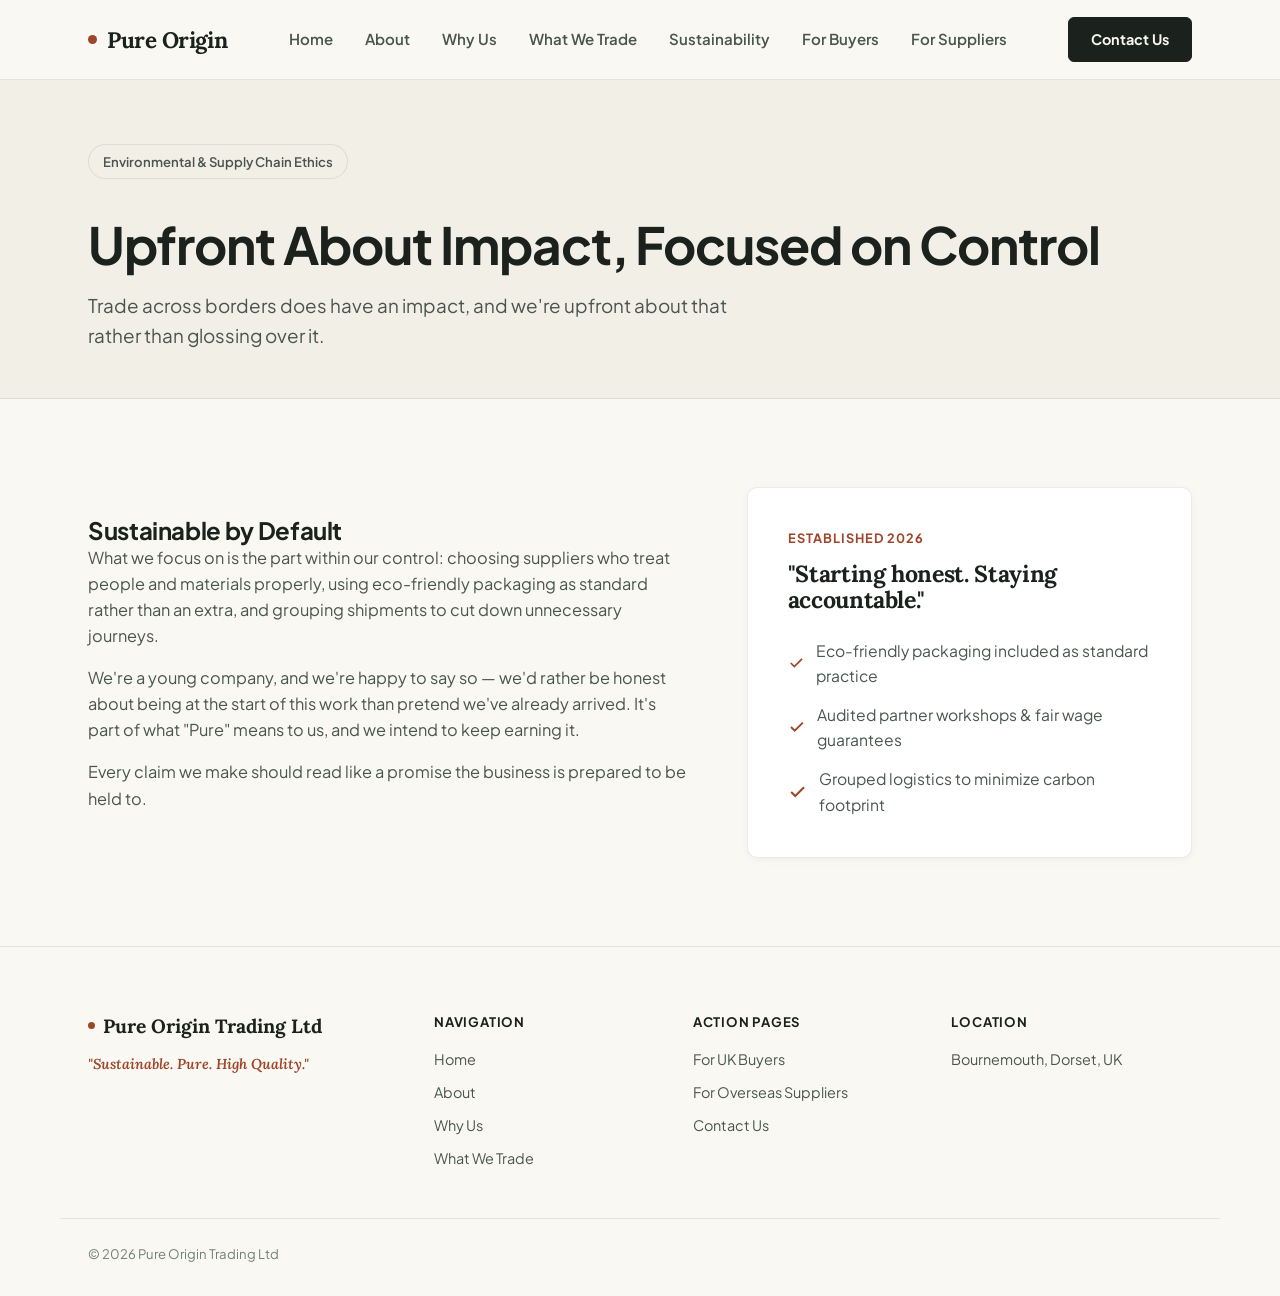
<file: sustainability.html>
<!DOCTYPE html>
<html lang="en">
<head>
  <meta charset="UTF-8">
  <meta name="viewport" content="width=device-width, initial-scale=1.0">
  <title>Sustainability &amp; Ethics — Pure Origin Trading Ltd</title>
  <meta name="description" content="Discover Pure Origin Trading Ltd's honest approach to environmental impact, eco packaging standard, and supplier labor standards.">
  
  <link rel="preconnect" href="https://fonts.googleapis.com">
  <link rel="preconnect" href="https://fonts.gstatic.com" crossorigin>
  <link href="https://fonts.googleapis.com/css2?family=Plus+Jakarta+Sans:wght@400;500;600;700;800&family=Lora:ital,wght@0,500;0,600;0,700;1,500&display=swap" rel="stylesheet">
  <link rel="stylesheet" href="style.css">
</head>
<body>

  <header class="site-header" id="top">
    <div class="wrap nav-row">
      <a href="index.html" class="wordmark" aria-label="Pure Origin Trading Ltd Home">
        <span class="dot" aria-hidden="true"></span>
        <span class="brand-name">Pure Origin</span>
      </a>

      <nav class="links" id="primaryNav">
        <a href="index.html" class="nav-link">Home</a>
        <a href="about.html" class="nav-link">About</a>
        <a href="why-us.html" class="nav-link">Why Us</a>
        <a href="trade.html" class="nav-link">What We Trade</a>
        <a href="sustainability.html" class="nav-link active">Sustainability</a>
        <a href="buyers.html" class="nav-link">For Buyers</a>
        <a href="suppliers.html" class="nav-link">For Suppliers</a>
      </nav>

      <div class="header-actions">
        <a href="contact.html" class="nav-cta-btn">Contact Us</a>
      </div>

      <button class="menu-toggle" id="menuToggle" aria-expanded="false" aria-controls="primaryNav">
        <span class="menu-label">Menu</span>
      </button>
    </div>
  </header>

  <main id="main-content">
    <section class="page-hero-section">
      <div class="wrap">
        <span class="location-badge">Environmental &amp; Supply Chain Ethics</span>
        <h1 class="page-title">Upfront About Impact, Focused on Control</h1>
        <p class="page-intro">
          Trade across borders does have an impact, and we're upfront about that rather than glossing over it.
        </p>
      </div>
    </section>

    <section class="section-space">
      <div class="wrap sustain-container">
        <div class="sustain-copy">
          <h2>Sustainable by Default</h2>
          <p>
            What we focus on is the part within our control: choosing suppliers who treat people and materials properly, using eco-friendly packaging as standard rather than an extra, and grouping shipments to cut down unnecessary journeys.
          </p>
          <p>
            We're a young company, and we're happy to say so — we'd rather be honest about being at the start of this work than pretend we've already arrived. It's part of what "Pure" means to us, and we intend to keep earning it.
          </p>
          <p>
            Every claim we make should read like a promise the business is prepared to be held to.
          </p>
        </div>

        <div class="sustain-box">
          <div class="box-badge">Established 2026</div>
          <h3>"Starting honest. Staying accountable."</h3>
          <ul class="sustain-list">
            <li>
              <svg width="20" height="20" viewBox="0 0 24 24" fill="none" stroke="var(--oxide)" stroke-width="2.5"><polyline points="20 6 9 17 4 12"></polyline></svg>
              <span>Eco-friendly packaging included as standard practice</span>
            </li>
            <li>
              <svg width="20" height="20" viewBox="0 0 24 24" fill="none" stroke="var(--oxide)" stroke-width="2.5"><polyline points="20 6 9 17 4 12"></polyline></svg>
              <span>Audited partner workshops &amp; fair wage guarantees</span>
            </li>
            <li>
              <svg width="20" height="20" viewBox="0 0 24 24" fill="none" stroke="var(--oxide)" stroke-width="2.5"><polyline points="20 6 9 17 4 12"></polyline></svg>
              <span>Grouped logistics to minimize carbon footprint</span>
            </li>
          </ul>
        </div>
      </div>
    </section>
  </main>

  <footer class="site-footer">
    <div class="wrap footer-main-grid">
      <div class="footer-col brand-col">
        <span class="wordmark-sm"><span class="dot"></span> Pure Origin Trading Ltd</span>
        <p class="footer-tagline">"Sustainable. Pure. High Quality."</p>
      </div>
      <div class="footer-col">
        <span class="footer-col-title">Navigation</span>
        <ul class="footer-links-list">
          <li><a href="index.html">Home</a></li>
          <li><a href="about.html">About</a></li>
          <li><a href="why-us.html">Why Us</a></li>
          <li><a href="trade.html">What We Trade</a></li>
        </ul>
      </div>
      <div class="footer-col">
        <span class="footer-col-title">Action Pages</span>
        <ul class="footer-links-list">
          <li><a href="buyers.html">For UK Buyers</a></li>
          <li><a href="suppliers.html">For Overseas Suppliers</a></li>
          <li><a href="contact.html">Contact Us</a></li>
        </ul>
      </div>
      <div class="footer-col">
        <span class="footer-col-title">Location</span>
        <p>Bournemouth, Dorset, UK</p>
      </div>
    </div>
    <div class="wrap footer-bottom-bar">
      <span>&copy; 2026 Pure Origin Trading Ltd</span>
    </div>
  </footer>

  <script src="script.js"></script>
</body>
</html>
</file>
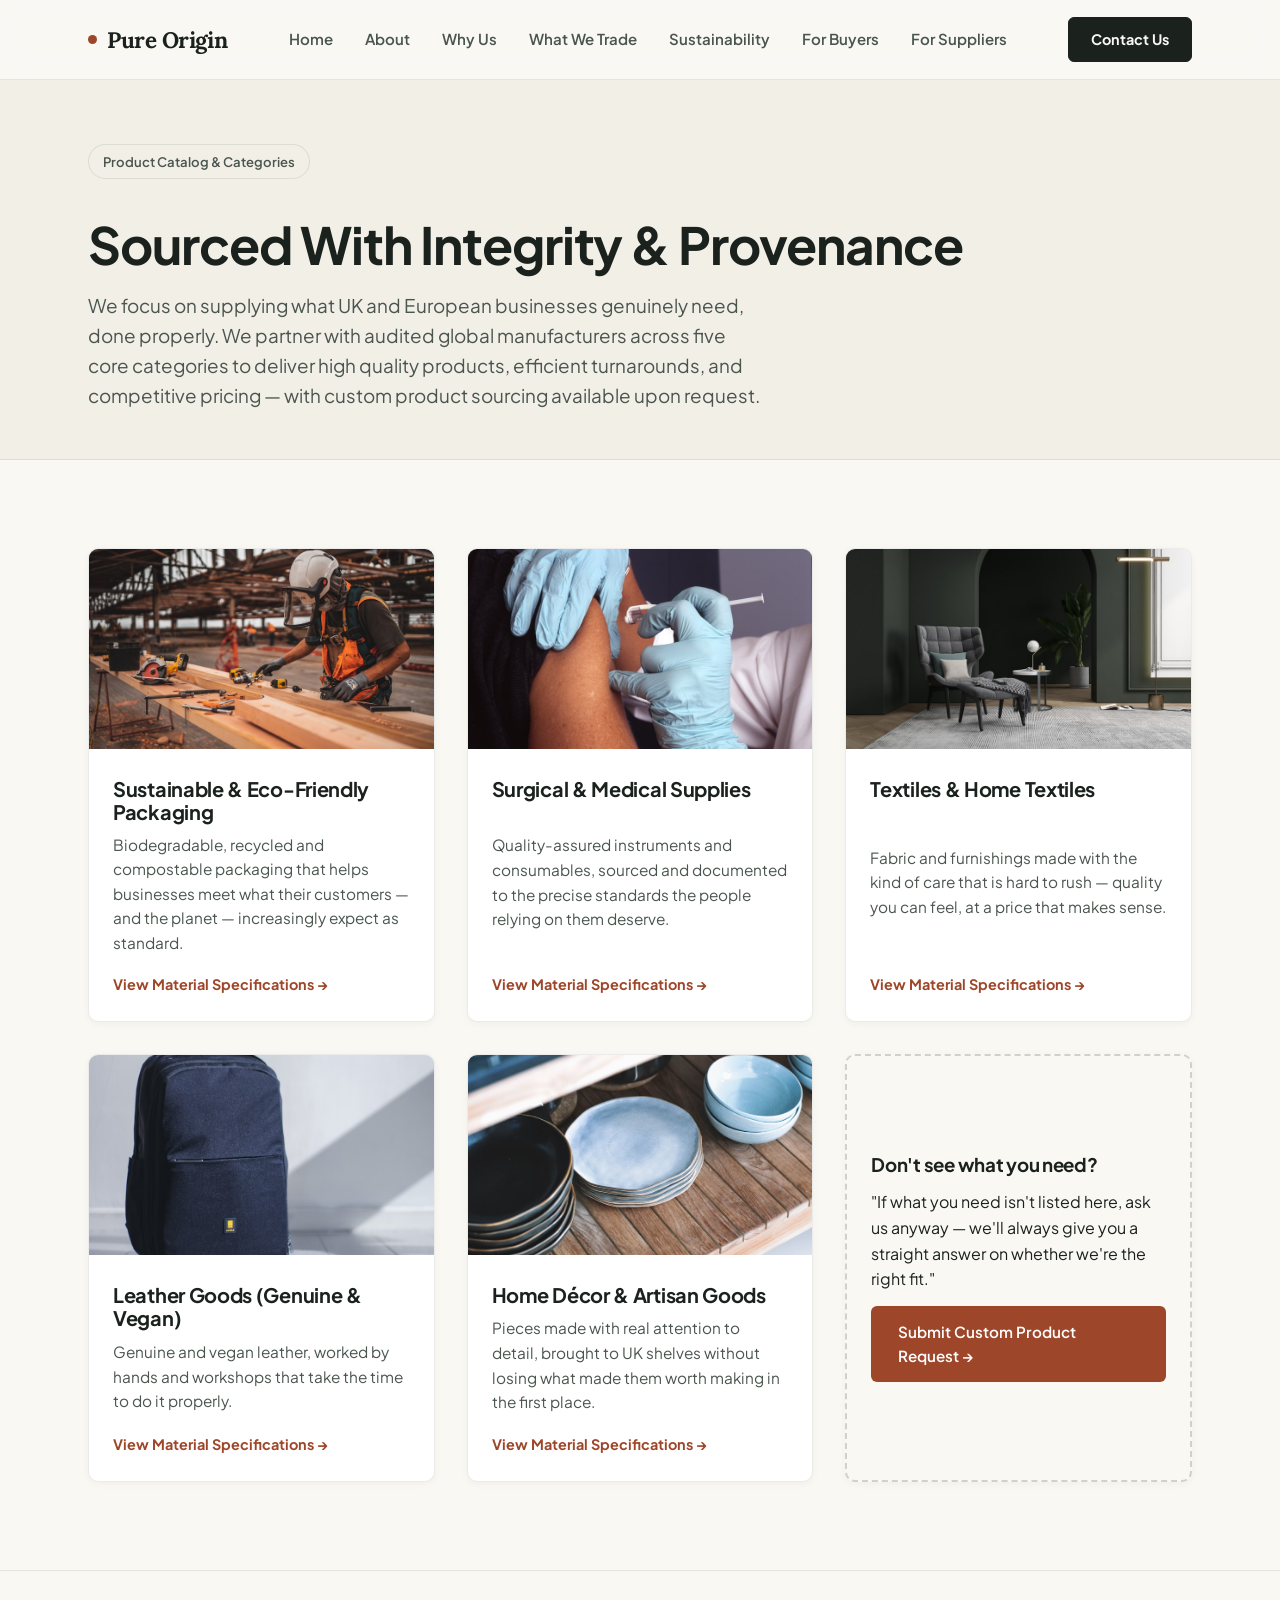
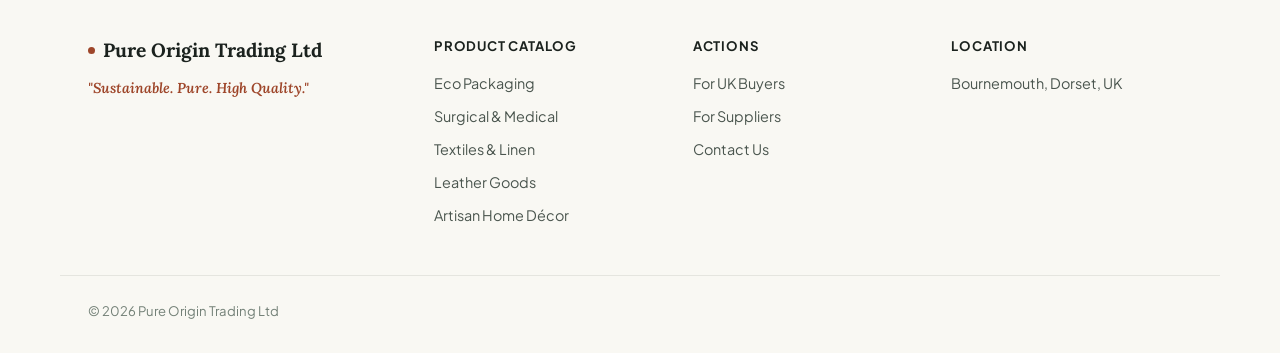
<file: trade.html>
<!DOCTYPE html>
<html lang="en">
<head>
  <meta charset="UTF-8">
  <meta name="viewport" content="width=device-width, initial-scale=1.0">
  <title>What We Trade — Product Categories | Pure Origin Trading Ltd</title>
  <meta name="description" content="Explore product sourcing categories offered by Pure Origin Trading Ltd: Sustainable Packaging, Surgical Supplies, Textiles, Leather Goods, and Artisan Décor.">
  
  <link rel="preconnect" href="https://fonts.googleapis.com">
  <link rel="preconnect" href="https://fonts.gstatic.com" crossorigin>
  <link href="https://fonts.googleapis.com/css2?family=Plus+Jakarta+Sans:wght@400;500;600;700;800&family=Lora:ital,wght@0,500;0,600;0,700;1,500&display=swap" rel="stylesheet">
  <link rel="stylesheet" href="style.css">
</head>
<body>

  <header class="site-header" id="top">
    <div class="wrap nav-row">
      <a href="index.html" class="wordmark" aria-label="Pure Origin Trading Ltd Home">
        <span class="dot" aria-hidden="true"></span>
        <span class="brand-name">Pure Origin</span>
      </a>

      <nav class="links" id="primaryNav">
        <a href="index.html" class="nav-link">Home</a>
        <a href="about.html" class="nav-link">About</a>
        <a href="why-us.html" class="nav-link">Why Us</a>
        <a href="trade.html" class="nav-link active">What We Trade</a>
        <a href="sustainability.html" class="nav-link">Sustainability</a>
        <a href="buyers.html" class="nav-link">For Buyers</a>
        <a href="suppliers.html" class="nav-link">For Suppliers</a>
      </nav>

      <div class="header-actions">
        <a href="contact.html" class="nav-cta-btn">Contact Us</a>
      </div>

      <button class="menu-toggle" id="menuToggle" aria-expanded="false" aria-controls="primaryNav">
        <span class="menu-label">Menu</span>
      </button>
    </div>
  </header>

  <main id="main-content">
    <section class="page-hero-section">
      <div class="wrap">
        <span class="location-badge">Product Catalog &amp; Categories</span>
        <h1 class="page-title">Sourced With Integrity &amp; Provenance</h1>
        <p class="page-intro">
          We focus on supplying what UK and European businesses genuinely need, done properly. We partner with audited global manufacturers across five core categories to deliver high quality products, efficient turnarounds, and competitive pricing — with custom product sourcing available upon request.
        </p>
      </div>
    </section>

    <section class="section-space">
      <div class="wrap">
        <div class="products-grid">
          
          <div class="product-card">
            <div class="product-img-wrap">
              <img src="assets/packaging.jpg" alt="Sustainable Kraft packaging and eco mailers" loading="lazy">
            </div>
            <div class="product-body">
              <h3>Sustainable &amp; Eco-Friendly Packaging</h3>
              <p>Biodegradable, recycled and compostable packaging that helps businesses meet what their customers — and the planet — increasingly expect as standard.</p>
              <button class="product-modal-btn" data-open-modal="packaging">View Material Specifications &rarr;</button>
            </div>
          </div>

          <div class="product-card">
            <div class="product-img-wrap">
              <img src="assets/medical.jpg" alt="Surgical and medical supplies" loading="lazy">
            </div>
            <div class="product-body">
              <h3>Surgical &amp; Medical Supplies</h3>
              <p>Quality-assured instruments and consumables, sourced and documented to the precise standards the people relying on them deserve.</p>
              <button class="product-modal-btn" data-open-modal="medical">View Material Specifications &rarr;</button>
            </div>
          </div>

          <div class="product-card">
            <div class="product-img-wrap">
              <img src="assets/textiles.jpg" alt="Natural woven textiles and linen" loading="lazy">
            </div>
            <div class="product-body">
              <h3>Textiles &amp; Home Textiles</h3>
              <p>Fabric and furnishings made with the kind of care that is hard to rush — quality you can feel, at a price that makes sense.</p>
              <button class="product-modal-btn" data-open-modal="textiles">View Material Specifications &rarr;</button>
            </div>
          </div>

          <div class="product-card">
            <div class="product-img-wrap">
              <img src="assets/leather.jpg" alt="Genuine and vegan leather goods" loading="lazy">
            </div>
            <div class="product-body">
              <h3>Leather Goods (Genuine &amp; Vegan)</h3>
              <p>Genuine and vegan leather, worked by hands and workshops that take the time to do it properly.</p>
              <button class="product-modal-btn" data-open-modal="leather">View Material Specifications &rarr;</button>
            </div>
          </div>

          <div class="product-card">
            <div class="product-img-wrap">
              <img src="assets/artisan.jpg" alt="Home decor and handcrafted artisan ceramics" loading="lazy">
            </div>
            <div class="product-body">
              <h3>Home Décor &amp; Artisan Goods</h3>
              <p>Pieces made with real attention to detail, brought to UK shelves without losing what made them worth making in the first place.</p>
              <button class="product-modal-btn" data-open-modal="artisan">View Material Specifications &rarr;</button>
            </div>
          </div>

          <div class="product-card custom-enquiry-card">
            <div class="custom-card-body">
              <h3>Don't see what you need?</h3>
              <p>"If what you need isn't listed here, ask us anyway — we'll always give you a straight answer on whether we're the right fit."</p>
              <a href="buyers.html" class="btn btn-primary">Submit Custom Product Request &rarr;</a>
            </div>
          </div>

        </div>
      </div>
    </section>
  </main>

  <!-- Modal for Product Category Details -->
  <div class="modal-backdrop" id="categoryModal" aria-hidden="true" role="dialog" aria-labelledby="modalTitle">
    <div class="modal-dialog">
      <button class="modal-close-btn" id="modalClose" aria-label="Close modal">&times;</button>
      <div class="modal-header">
        <h3 id="modalTitle">Category Sourcing Standards</h3>
      </div>
      <div class="modal-body" id="modalContent">
        <!-- Content injected dynamically -->
      </div>
      <div class="modal-footer">
        <a href="buyers.html" class="btn btn-primary modal-cta-btn">Make a Product Enquiry &rarr;</a>
      </div>
    </div>
  </div>

  <footer class="site-footer">
    <div class="wrap footer-main-grid">
      <div class="footer-col brand-col">
        <span class="wordmark-sm"><span class="dot"></span> Pure Origin Trading Ltd</span>
        <p class="footer-tagline">"Sustainable. Pure. High Quality."</p>
      </div>
      <div class="footer-col">
        <span class="footer-col-title">Product Catalog</span>
        <ul class="footer-links-list">
          <li><a href="trade.html">Eco Packaging</a></li>
          <li><a href="trade.html">Surgical &amp; Medical</a></li>
          <li><a href="trade.html">Textiles &amp; Linen</a></li>
          <li><a href="trade.html">Leather Goods</a></li>
          <li><a href="trade.html">Artisan Home Décor</a></li>
        </ul>
      </div>
      <div class="footer-col">
        <span class="footer-col-title">Actions</span>
        <ul class="footer-links-list">
          <li><a href="buyers.html">For UK Buyers</a></li>
          <li><a href="suppliers.html">For Suppliers</a></li>
          <li><a href="contact.html">Contact Us</a></li>
        </ul>
      </div>
      <div class="footer-col">
        <span class="footer-col-title">Location</span>
        <p>Bournemouth, Dorset, UK</p>
      </div>
    </div>
    <div class="wrap footer-bottom-bar">
      <span>&copy; 2026 Pure Origin Trading Ltd</span>
    </div>
  </footer>

  <script src="script.js"></script>
</body>
</html>
</file>
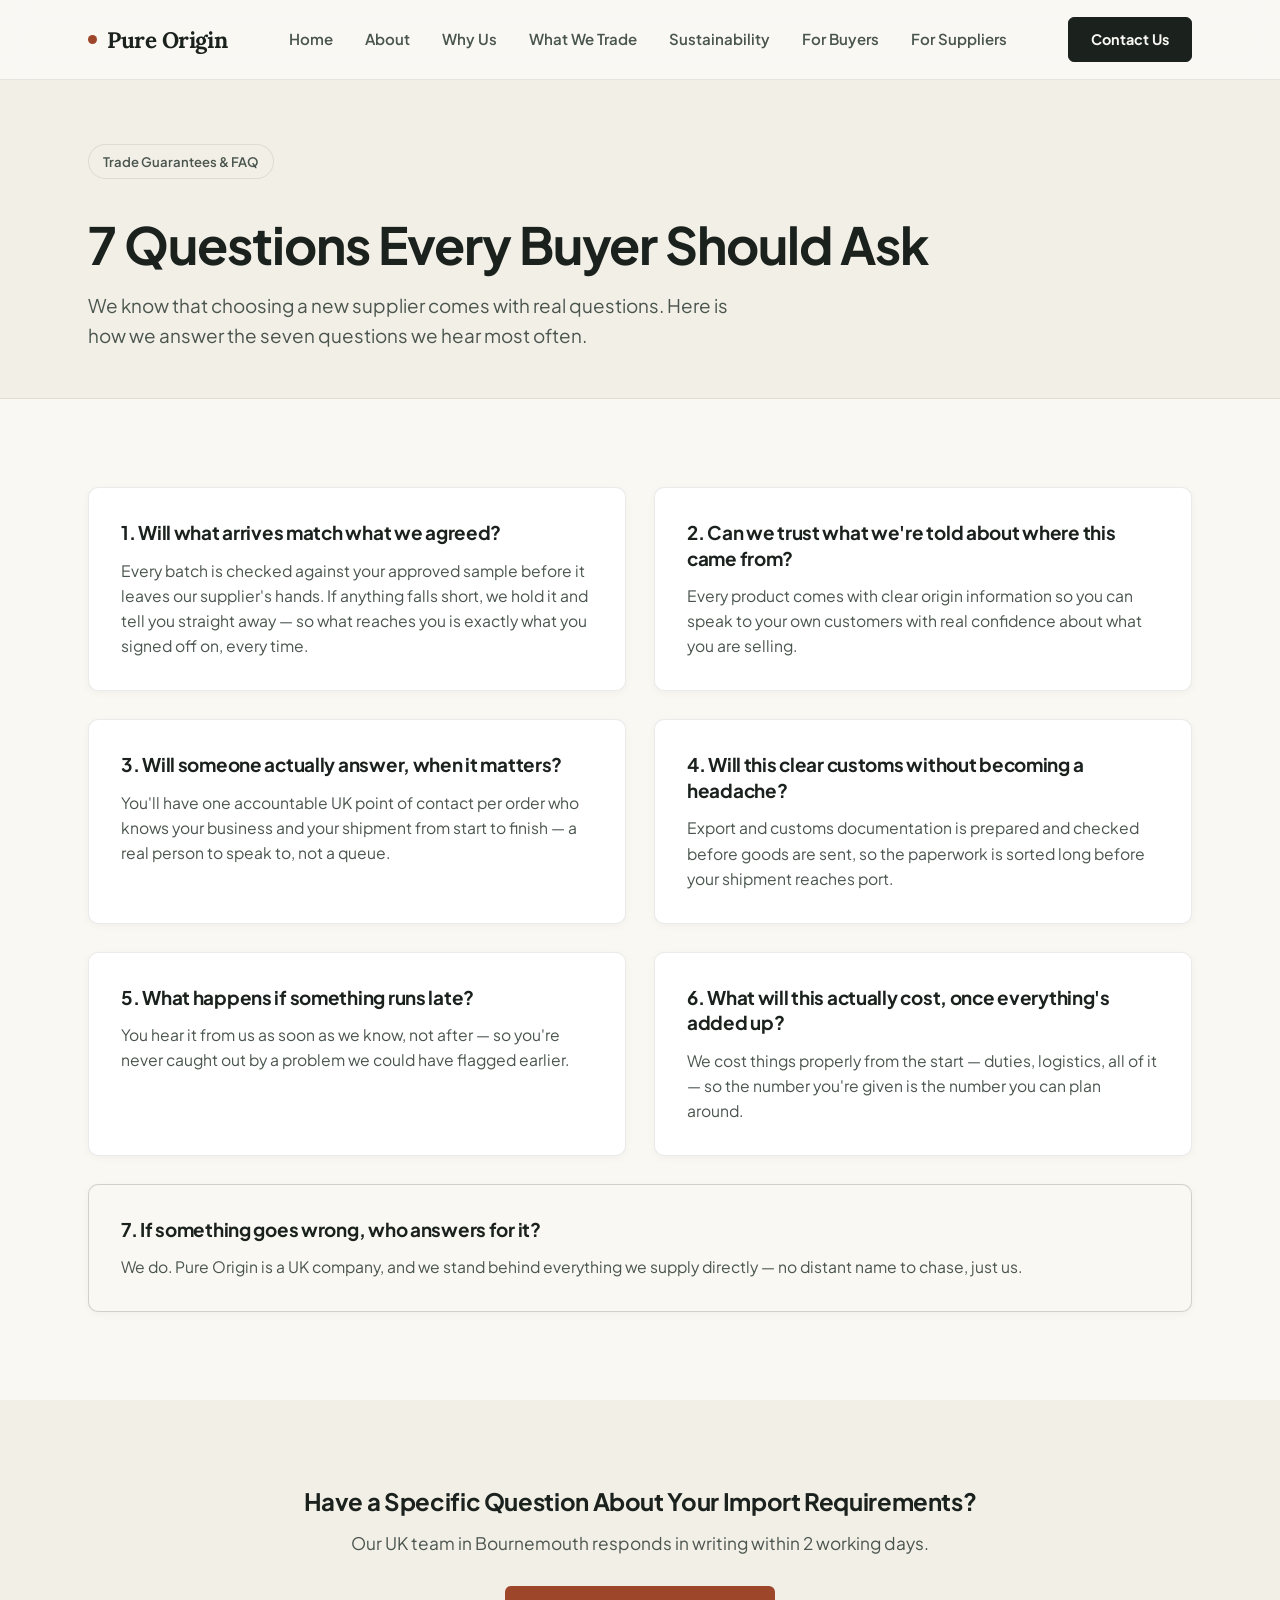
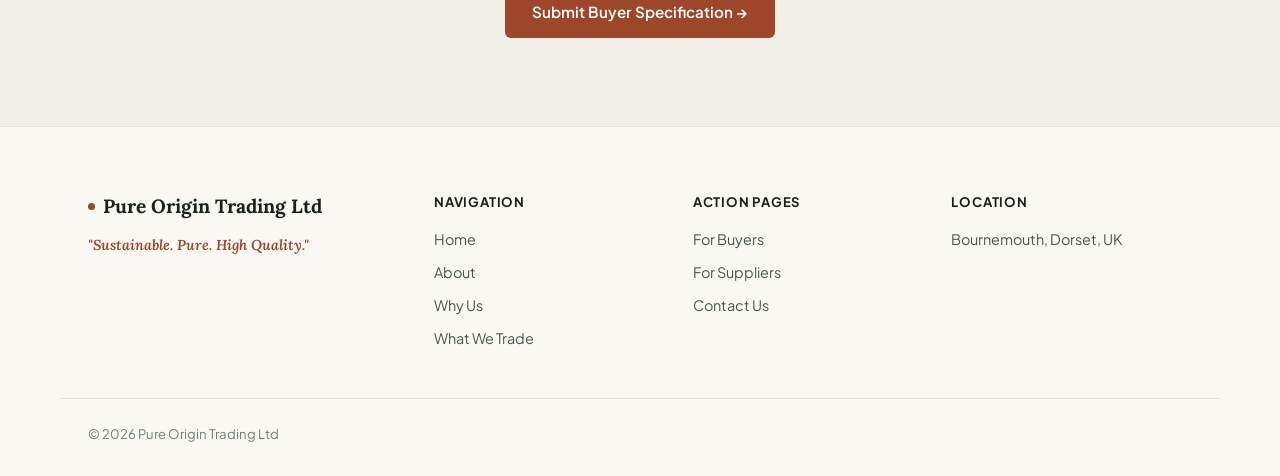
<file: why-us.html>
<!DOCTYPE html>
<html lang="en">
<head>
  <meta charset="UTF-8">
  <meta name="viewport" content="width=device-width, initial-scale=1.0">
  <title>Why Pure Origin — Trade FAQ &amp; Guarantees</title>
  <meta name="description" content="Explore how Pure Origin Trading Ltd answers the 7 most critical supplier evaluation questions for UK trade buyers.">
  
  <link rel="preconnect" href="https://fonts.googleapis.com">
  <link rel="preconnect" href="https://fonts.gstatic.com" crossorigin>
  <link href="https://fonts.googleapis.com/css2?family=Plus+Jakarta+Sans:wght@400;500;600;700;800&family=Lora:ital,wght@0,500;0,600;0,700;1,500&display=swap" rel="stylesheet">
  <link rel="stylesheet" href="style.css">
</head>
<body>

  <header class="site-header" id="top">
    <div class="wrap nav-row">
      <a href="index.html" class="wordmark" aria-label="Pure Origin Trading Ltd Home">
        <span class="dot" aria-hidden="true"></span>
        <span class="brand-name">Pure Origin</span>
      </a>

      <nav class="links" id="primaryNav">
        <a href="index.html" class="nav-link">Home</a>
        <a href="about.html" class="nav-link">About</a>
        <a href="why-us.html" class="nav-link active">Why Us</a>
        <a href="trade.html" class="nav-link">What We Trade</a>
        <a href="sustainability.html" class="nav-link">Sustainability</a>
        <a href="buyers.html" class="nav-link">For Buyers</a>
        <a href="suppliers.html" class="nav-link">For Suppliers</a>
      </nav>

      <div class="header-actions">
        <a href="contact.html" class="nav-cta-btn">Contact Us</a>
      </div>

      <button class="menu-toggle" id="menuToggle" aria-expanded="false" aria-controls="primaryNav">
        <span class="menu-label">Menu</span>
      </button>
    </div>
  </header>

  <main id="main-content">
    <section class="page-hero-section">
      <div class="wrap">
        <span class="location-badge">Trade Guarantees &amp; FAQ</span>
        <h1 class="page-title">7 Questions Every Buyer Should Ask</h1>
        <p class="page-intro">
          We know that choosing a new supplier comes with real questions. Here is how we answer the seven questions we hear most often.
        </p>
      </div>
    </section>

    <section class="section-space">
      <div class="wrap">
        <div class="faq-grid">
          <div class="faq-item">
            <h4>1. Will what arrives match what we agreed?</h4>
            <p>Every batch is checked against your approved sample before it leaves our supplier's hands. If anything falls short, we hold it and tell you straight away — so what reaches you is exactly what you signed off on, every time.</p>
          </div>

          <div class="faq-item">
            <h4>2. Can we trust what we're told about where this came from?</h4>
            <p>Every product comes with clear origin information so you can speak to your own customers with real confidence about what you are selling.</p>
          </div>

          <div class="faq-item">
            <h4>3. Will someone actually answer, when it matters?</h4>
            <p>You'll have one accountable UK point of contact per order who knows your business and your shipment from start to finish — a real person to speak to, not a queue.</p>
          </div>

          <div class="faq-item">
            <h4>4. Will this clear customs without becoming a headache?</h4>
            <p>Export and customs documentation is prepared and checked before goods are sent, so the paperwork is sorted long before your shipment reaches port.</p>
          </div>

          <div class="faq-item">
            <h4>5. What happens if something runs late?</h4>
            <p>You hear it from us as soon as we know, not after — so you're never caught out by a problem we could have flagged earlier.</p>
          </div>

          <div class="faq-item">
            <h4>6. What will this actually cost, once everything's added up?</h4>
            <p>We cost things properly from the start — duties, logistics, all of it — so the number you're given is the number you can plan around.</p>
          </div>

          <div class="faq-item full-width-faq">
            <h4>7. If something goes wrong, who answers for it?</h4>
            <p>We do. Pure Origin is a UK company, and we stand behind everything we supply directly — no distant name to chase, just us.</p>
          </div>
        </div>
      </div>
    </section>

    <section class="section-space soft-bg">
      <div class="wrap align-center">
        <h2>Have a Specific Question About Your Import Requirements?</h2>
        <p class="section-sub" style="margin-bottom:28px;">Our UK team in Bournemouth responds in writing within 2 working days.</p>
        <a href="buyers.html" class="btn btn-primary">Submit Buyer Specification &rarr;</a>
      </div>
    </section>
  </main>

  <footer class="site-footer">
    <div class="wrap footer-main-grid">
      <div class="footer-col brand-col">
        <span class="wordmark-sm"><span class="dot"></span> Pure Origin Trading Ltd</span>
        <p class="footer-tagline">"Sustainable. Pure. High Quality."</p>
      </div>
      <div class="footer-col">
        <span class="footer-col-title">Navigation</span>
        <ul class="footer-links-list">
          <li><a href="index.html">Home</a></li>
          <li><a href="about.html">About</a></li>
          <li><a href="why-us.html">Why Us</a></li>
          <li><a href="trade.html">What We Trade</a></li>
        </ul>
      </div>
      <div class="footer-col">
        <span class="footer-col-title">Action Pages</span>
        <ul class="footer-links-list">
          <li><a href="buyers.html">For Buyers</a></li>
          <li><a href="suppliers.html">For Suppliers</a></li>
          <li><a href="contact.html">Contact Us</a></li>
        </ul>
      </div>
      <div class="footer-col">
        <span class="footer-col-title">Location</span>
        <p>Bournemouth, Dorset, UK</p>
      </div>
    </div>
    <div class="wrap footer-bottom-bar">
      <span>&copy; 2026 Pure Origin Trading Ltd</span>
    </div>
  </footer>

  <script src="script.js"></script>
</body>
</html>
</file>
<file: style.css>
/* --------------------------------------------------------------------------
   PURE ORIGIN TRADING LTD — DESIGN SYSTEM
   Modern, Clean, Human UK Trade Aesthetic & Governance Compliance
   -------------------------------------------------------------------------- */

:root {
  /* Color System */
  --bg-paper: #F9F8F3;
  --bg-soft: #F2EFE7;
  --bg-card: #FFFFFF;
  
  --color-ink: #1B221E;
  --color-ink-soft: #4A554E;
  --color-ink-muted: #738077;
  
  --oxide: #9E462A;
  --oxide-hover: #7E331B;
  --brass: #B28B36;
  --sage-accent: #4E5E53;
  
  --border-light: rgba(27, 34, 30, 0.09);
  --border-strong: rgba(27, 34, 30, 0.18);
  
  /* Typography */
  --font-sans: 'Plus Jakarta Sans', system-ui, -apple-system, sans-serif;
  --font-serif: 'Lora', Georgia, serif;
  
  /* Constraints & Effects */
  --max-width: 1160px;
  --header-height: 80px;
  --radius-sm: 6px;
  --radius-md: 10px;
  --radius-lg: 16px;
  
  --shadow-sm: 0 2px 8px rgba(27, 34, 30, 0.04);
  --shadow-md: 0 8px 24px rgba(27, 34, 30, 0.06);
  --shadow-hover: 0 14px 32px rgba(27, 34, 30, 0.1);
  
  --transition-fast: 0.18s cubic-bezier(0.2, 0.8, 0.2, 1);
  --transition-normal: 0.28s cubic-bezier(0.2, 0.8, 0.2, 1);
}

/* Global Reset */
*, *::before, *::after {
  box-sizing: border-box;
  margin: 0;
  padding: 0;
}

html {
  scroll-behavior: smooth;
  scroll-padding-top: var(--header-height);
  font-size: 16px;
}

body {
  background-color: var(--bg-paper);
  color: var(--color-ink);
  font-family: var(--font-sans);
  line-height: 1.6;
  -webkit-font-smoothing: antialiased;
}

h1, h2, h3, h4 {
  color: var(--color-ink);
  line-height: 1.15;
  letter-spacing: -0.015em;
}

h1, h2 {
  font-family: var(--font-sans);
  font-weight: 700;
}

p {
  margin-bottom: 0;
}

a {
  color: inherit;
  text-decoration: none;
}

img {
  display: block;
  max-width: 100%;
  height: auto;
}

/* Utility Containers */
.wrap {
  max-width: var(--max-width);
  margin: 0 auto;
  padding: 0 28px;
}

.section-space {
  padding: 88px 0;
}

.soft-bg {
  background-color: var(--bg-soft);
}

.section-header {
  margin-bottom: 48px;
  text-align: center;
  max-width: 36rem;
  margin-left: auto;
  margin-right: auto;
}

.section-header.align-left {
  text-align: left;
  margin-left: 0;
  margin-right: 0;
}

.section-label {
  display: inline-block;
  font-size: 0.82rem;
  font-weight: 700;
  color: var(--oxide);
  text-transform: uppercase;
  letter-spacing: 0.08em;
  margin-bottom: 10px;
}

.section-header h2 {
  font-size: clamp(2rem, 3.2vw, 2.7rem);
}

.section-sub {
  font-size: 1.08rem;
  color: var(--color-ink-soft);
  margin-top: 14px;
  line-height: 1.6;
}

.align-center {
  text-align: center;
}

.center-buttons {
  justify-content: center;
}

.view-all-bar {
  margin-top: 40px;
  text-align: center;
}

/* Page Hero Headers for Multi-Page Inner Views */
.page-hero-section {
  padding: 64px 0 48px;
  background: var(--bg-soft);
  border-bottom: 1px solid var(--border-light);
}

.page-title {
  font-size: clamp(2.4rem, 4vw, 3.5rem);
  margin-top: 12px;
  margin-bottom: 16px;
  letter-spacing: -0.02em;
}

.page-intro {
  font-size: 1.18rem;
  color: var(--color-ink-soft);
  max-width: 42rem;
  line-height: 1.6;
}

.about-detail-grid {
  display: grid;
  grid-template-columns: 1fr 1fr;
  gap: 56px;
}

.detail-block h2 {
  font-family: var(--font-serif);
  font-size: 1.8rem;
  margin-bottom: 18px;
}

.detail-block p {
  color: var(--color-ink-soft);
  font-size: 1.05rem;
  line-height: 1.65;
  margin-bottom: 16px;
}

.provenance-list {
  margin: 20px 0;
  padding-left: 20px;
  color: var(--color-ink-soft);
}

.provenance-list li {
  margin-bottom: 10px;
  font-size: 1.02rem;
}

.inline-page-link {
  font-weight: 700;
  color: var(--oxide);
  font-size: 0.95rem;
}

.inline-page-link:hover {
  text-decoration: underline;
}

.card-link-wrapper {
  margin-top: 16px;
}

/* Audience Split Grid Callouts */
.audience-split-grid {
  display: grid;
  grid-template-columns: 1fr 1fr;
  gap: 32px;
}

.audience-banner-card {
  background: var(--bg-card);
  padding: 40px;
  border-radius: var(--radius-md);
  border: 1px solid var(--border-light);
  box-shadow: var(--shadow-sm);
  display: flex;
  flex-direction: column;
  align-items: flex-start;
  gap: 16px;
}

.banner-tag {
  font-size: 0.78rem;
  font-weight: 700;
  color: var(--oxide);
  letter-spacing: 0.08em;
}

.audience-banner-card h3 {
  font-size: 1.4rem;
}

.audience-banner-card p {
  color: var(--color-ink-soft);
  font-size: 0.98rem;
  margin-bottom: 8px;
}

/* Scroll-Triggered Reveal Animations */
.reveal-on-scroll {
  opacity: 0;
  transform: translateY(24px);
  transition: opacity 600ms cubic-bezier(0.2, 0.8, 0.2, 1), transform 600ms cubic-bezier(0.2, 0.8, 0.2, 1);
}

.reveal-on-scroll.visible {
  opacity: 1;
  transform: translateY(0);
}

/* Focus state */
:focus-visible {
  outline: 2px solid var(--oxide);
  outline-offset: 3px;
}

/* --------------------------------------------------------------------------
   HEADER NAVIGATION
   -------------------------------------------------------------------------- */
.site-header {
  position: sticky;
  top: 0;
  z-index: 100;
  background: rgba(249, 248, 243, 0.92);
  backdrop-filter: blur(12px);
  -webkit-backdrop-filter: blur(12px);
  border-bottom: 1px solid var(--border-light);
  height: var(--header-height);
  display: flex;
  align-items: center;
  transition: background-color var(--transition-fast), box-shadow var(--transition-fast);
}

.site-header.scrolled {
  background: rgba(249, 248, 243, 0.98);
  box-shadow: 0 4px 20px rgba(27, 34, 30, 0.08);
}

.nav-row {
  display: flex;
  align-items: center;
  justify-content: space-between;
  width: 100%;
}

.wordmark {
  display: flex;
  align-items: center;
  gap: 10px;
}

.wordmark .dot {
  width: 9px;
  height: 9px;
  border-radius: 50%;
  background: var(--oxide);
  display: inline-block;
}

.brand-name {
  font-family: var(--font-serif);
  font-weight: 700;
  font-size: 1.4rem;
  color: var(--color-ink);
  letter-spacing: -0.02em;
}

nav.links {
  display: flex;
  align-items: center;
  gap: 32px;
  font-size: 0.94rem;
  font-weight: 600;
}

nav.links a {
  color: var(--color-ink-soft);
  position: relative;
  padding: 6px 0;
  transition: color var(--transition-fast);
}

nav.links a::after {
  content: '';
  position: absolute;
  bottom: 0;
  left: 0;
  width: 0;
  height: 2px;
  background-color: var(--oxide);
  transition: width var(--transition-fast);
}

nav.links a:hover, nav.links a.active {
  color: var(--color-ink);
}

nav.links a:hover::after, nav.links a.active::after {
  width: 100%;
}

.header-actions {
  display: flex;
  align-items: center;
  gap: 12px;
}

.nav-cta-btn {
  padding: 10px 22px;
  border-radius: var(--radius-sm);
  font-size: 0.9rem;
  font-weight: 700;
  background: var(--color-ink);
  color: var(--bg-paper);
  transition: all var(--transition-fast);
  border: 1px solid var(--color-ink);
}

.nav-cta-btn:hover, .nav-cta-btn.active-btn {
  background: var(--oxide);
  border-color: var(--oxide);
  transform: translateY(-1px);
}

.menu-toggle {
  display: none;
  background: none;
  border: 1px solid var(--border-strong);
  padding: 8px 16px;
  border-radius: var(--radius-sm);
  font-family: inherit;
  font-size: 0.9rem;
  font-weight: 600;
  cursor: pointer;
  color: var(--color-ink);
}

@media (max-width: 960px) {
  .header-actions { display: none; }
  .menu-toggle { display: block; }
  nav.links {
    display: none;
    position: absolute;
    top: var(--header-height);
    left: 0; right: 0;
    background: var(--bg-paper);
    flex-direction: column;
    align-items: flex-start;
    gap: 0;
    border-bottom: 1px solid var(--border-strong);
    box-shadow: var(--shadow-md);
  }
  nav.links.open { display: flex; }
  nav.links a {
    width: 100%;
    padding: 16px 28px;
    border-top: 1px solid var(--border-light);
  }
  nav.links a::after { display: none; }
}

/* --------------------------------------------------------------------------
   HERO SECTION
   -------------------------------------------------------------------------- */
.hero-section {
  padding: 80px 0 96px;
  border-bottom: 1px solid var(--border-light);
}

.hero-grid {
  display: grid;
  grid-template-columns: 1.15fr 0.85fr;
  gap: 56px;
  align-items: center;
}

.location-badge {
  display: inline-flex;
  align-items: center;
  gap: 8px;
  font-size: 0.82rem;
  font-weight: 600;
  color: var(--color-ink-soft);
  background: var(--bg-soft);
  padding: 6px 14px;
  border-radius: 20px;
  border: 1px solid var(--border-light);
  margin-bottom: 24px;
}

.badge-dot {
  width: 6px;
  height: 6px;
  border-radius: 50%;
  background: var(--oxide);
}

.hero-headline {
  font-size: clamp(2.6rem, 4.8vw, 4.2rem);
  margin-bottom: 24px;
  letter-spacing: -0.02em;
}

.hero-headline .accent-text {
  color: var(--oxide);
  font-family: var(--font-serif);
  font-weight: 600;
  font-style: italic;
}

.hero-subtext {
  font-size: 1.15rem;
  color: var(--color-ink-soft);
  line-height: 1.65;
  margin-bottom: 36px;
  max-width: 36rem;
}

.hero-buttons {
  display: flex;
  gap: 14px;
  flex-wrap: wrap;
  margin-bottom: 36px;
}

/* Buttons */
.btn {
  display: inline-flex;
  align-items: center;
  justify-content: center;
  gap: 10px;
  padding: 13px 26px;
  border-radius: var(--radius-sm);
  font-weight: 600;
  font-size: 0.95rem;
  cursor: pointer;
  transition: all var(--transition-fast);
  border: 1px solid transparent;
}

.btn-primary {
  background: var(--oxide);
  color: #FFFFFF;
}

.btn-primary:hover {
  background: var(--oxide-hover);
  transform: translateY(-1px);
}

.btn-secondary {
  background: var(--bg-card);
  color: var(--color-ink);
  border-color: var(--border-strong);
}

.btn-secondary:hover {
  background: var(--color-ink);
  color: #FFFFFF;
  border-color: var(--color-ink);
  transform: translateY(-1px);
}

.hero-reassurance {
  display: flex;
  flex-direction: column;
  gap: 10px;
  border-top: 1px solid var(--border-light);
  padding-top: 24px;
}

.reassurance-item {
  display: flex;
  align-items: center;
  gap: 10px;
  font-size: 0.92rem;
  font-weight: 500;
  color: var(--color-ink-soft);
}

.hero-image-card {
  position: relative;
  border-radius: var(--radius-lg);
  overflow: hidden;
  box-shadow: var(--shadow-md);
  border: 1px solid var(--border-light);
}

.hero-img {
  width: 100%;
  height: 480px;
  object-fit: cover;
}

.image-overlay-card {
  position: absolute;
  bottom: 24px;
  left: 24px;
  right: 24px;
  background: rgba(255, 255, 255, 0.92);
  backdrop-filter: blur(10px);
  padding: 20px 24px;
  border-radius: var(--radius-md);
  border: 1px solid rgba(255,255,255,0.6);
  box-shadow: var(--shadow-sm);
}

.card-tagline {
  font-size: 0.78rem;
  font-weight: 700;
  color: var(--oxide);
  text-transform: uppercase;
  letter-spacing: 0.05em;
}

.card-title {
  font-family: var(--font-serif);
  font-size: 1.2rem;
  font-weight: 700;
  color: var(--color-ink);
  margin-top: 2px;
}

.card-location {
  font-size: 0.85rem;
  color: var(--color-ink-soft);
}

@media (max-width: 960px) {
  .hero-grid {
    grid-template-columns: 1fr;
    gap: 40px;
  }
  .hero-img {
    height: 340px;
  }
  .about-detail-grid, .audience-split-grid {
    grid-template-columns: 1fr;
    gap: 32px;
  }
}

/* --------------------------------------------------------------------------
   ABOUT SECTION
   -------------------------------------------------------------------------- */
.about-cards-grid {
  display: grid;
  grid-template-columns: 1fr 1fr;
  gap: 32px;
}

.about-card {
  background: var(--bg-card);
  padding: 40px 36px;
  border-radius: var(--radius-md);
  border: 1px solid var(--border-light);
  box-shadow: var(--shadow-sm);
}

.about-card h3 {
  font-family: var(--font-serif);
  font-size: 1.6rem;
  margin-bottom: 18px;
}

.about-card p {
  color: var(--color-ink-soft);
  font-size: 1.02rem;
  line-height: 1.65;
}

.about-card p + p {
  margin-top: 16px;
}

@media (max-width: 768px) {
  .about-cards-grid {
    grid-template-columns: 1fr;
    gap: 24px;
  }
}

/* --------------------------------------------------------------------------
   WHY PURE ORIGIN FAQ
   -------------------------------------------------------------------------- */
.faq-grid {
  display: grid;
  grid-template-columns: 1fr 1fr;
  gap: 28px;
}

.faq-item {
  background: var(--bg-card);
  padding: 32px;
  border-radius: var(--radius-md);
  border: 1px solid var(--border-light);
  box-shadow: var(--shadow-sm);
  transition: transform var(--transition-fast), box-shadow var(--transition-fast);
}

.faq-item:hover {
  transform: translateY(-2px);
  box-shadow: var(--shadow-md);
}

.faq-item h4 {
  font-size: 1.18rem;
  margin-bottom: 12px;
  line-height: 1.35;
}

.faq-item p {
  color: var(--color-ink-soft);
  font-size: 0.98rem;
  line-height: 1.6;
}

.full-width-faq {
  grid-column: 1 / -1;
  background: var(--bg-paper);
  border-color: var(--border-strong);
}

@media (max-width: 768px) {
  .faq-grid {
    grid-template-columns: 1fr;
  }
}

/* --------------------------------------------------------------------------
   VISION & VALUES
   -------------------------------------------------------------------------- */
.vision-callout {
  background: var(--bg-card);
  border: 1px solid var(--border-strong);
  border-left: 4px solid var(--oxide);
  padding: 40px;
  border-radius: var(--radius-md);
  margin-bottom: 72px;
  box-shadow: var(--shadow-sm);
}

.vision-tag {
  font-size: 0.8rem;
  font-weight: 700;
  color: var(--oxide);
  text-transform: uppercase;
  letter-spacing: 0.08em;
  margin-bottom: 12px;
  display: block;
}

.vision-quote {
  font-family: var(--font-serif);
  font-size: clamp(1.4rem, 2.4vw, 1.9rem);
  font-weight: 600;
  line-height: 1.35;
  color: var(--color-ink);
}

.values-grid {
  display: grid;
  grid-template-columns: repeat(4, 1fr);
  gap: 24px;
}

.value-card {
  background: var(--bg-card);
  padding: 32px 24px;
  border-radius: var(--radius-md);
  border: 1px solid var(--border-light);
  box-shadow: var(--shadow-sm);
}

.value-number {
  font-size: 1.1rem;
  font-weight: 800;
  color: var(--oxide);
  margin-bottom: 14px;
}

.value-card h4 {
  font-size: 1.15rem;
  margin-bottom: 10px;
}

.value-card p {
  color: var(--color-ink-soft);
  font-size: 0.95rem;
  line-height: 1.55;
}

@media (max-width: 960px) {
  .values-grid { grid-template-columns: repeat(2, 1fr); }
}
@media (max-width: 560px) {
  .values-grid { grid-template-columns: 1fr; }
}

/* --------------------------------------------------------------------------
   WHAT WE TRADE — PRODUCTS GRID
   -------------------------------------------------------------------------- */
.products-grid {
  display: grid;
  grid-template-columns: repeat(3, 1fr);
  gap: 32px;
}

.product-card {
  background: var(--bg-card);
  border-radius: var(--radius-md);
  overflow: hidden;
  border: 1px solid var(--border-light);
  box-shadow: var(--shadow-sm);
  transition: transform var(--transition-normal), box-shadow var(--transition-normal);
  display: flex;
  flex-direction: column;
}

.product-card:hover {
  transform: translateY(-4px);
  box-shadow: var(--shadow-hover);
}

.product-img-wrap {
  width: 100%;
  height: 200px;
  overflow: hidden;
  background: var(--bg-soft);
}

.product-img-wrap img {
  width: 100%;
  height: 100%;
  object-fit: cover;
  transition: transform var(--transition-normal);
}

.product-card:hover .product-img-wrap img {
  transform: scale(1.05);
}

.product-body {
  padding: 28px 24px;
  display: flex;
  flex-direction: column;
  flex: 1;
  justify-content: space-between;
}

.product-body h3 {
  font-size: 1.25rem;
  margin-bottom: 10px;
}

.product-body p {
  color: var(--color-ink-soft);
  font-size: 0.96rem;
  line-height: 1.6;
  margin-bottom: 20px;
}

.product-modal-btn {
  background: none;
  border: none;
  font-family: inherit;
  font-weight: 700;
  font-size: 0.9rem;
  color: var(--oxide);
  cursor: pointer;
  text-align: left;
  padding: 0;
}

.product-modal-btn:hover {
  text-decoration: underline;
}

.custom-enquiry-card {
  background: var(--bg-paper);
  border: 2px dashed var(--border-strong);
  justify-content: center;
}

.custom-card-body {
  padding: 32px 24px;
  display: flex;
  flex-direction: column;
  gap: 14px;
  align-items: flex-start;
}

@media (max-width: 960px) {
  .products-grid { grid-template-columns: repeat(2, 1fr); }
}
@media (max-width: 640px) {
  .products-grid { grid-template-columns: 1fr; }
}

/* --------------------------------------------------------------------------
   SUSTAINABILITY
   -------------------------------------------------------------------------- */
.sustain-container {
  display: grid;
  grid-template-columns: 1.15fr 0.85fr;
  gap: 56px;
  align-items: center;
}

.sustain-copy .lead-p {
  font-size: 1.2rem;
  font-family: var(--font-serif);
  font-weight: 600;
  color: var(--color-ink);
  margin-bottom: 16px;
}

.sustain-copy p {
  color: var(--color-ink-soft);
  font-size: 1.02rem;
  margin-bottom: 16px;
}

.sustain-box {
  background: var(--bg-card);
  padding: 40px;
  border-radius: var(--radius-md);
  border: 1px solid var(--border-light);
  box-shadow: var(--shadow-sm);
}

.box-badge {
  font-size: 0.8rem;
  font-weight: 700;
  color: var(--oxide);
  text-transform: uppercase;
  letter-spacing: 0.08em;
  margin-bottom: 12px;
}

.sustain-box h3 {
  font-family: var(--font-serif);
  font-size: 1.45rem;
  margin-bottom: 24px;
}

.sustain-list {
  list-style: none;
  display: flex;
  flex-direction: column;
  gap: 14px;
}

.sustain-list li {
  display: flex;
  align-items: center;
  gap: 12px;
  font-size: 0.98rem;
  color: var(--color-ink-soft);
}

@media (max-width: 840px) {
  .sustain-container { grid-template-columns: 1fr; gap: 40px; }
}

/* --------------------------------------------------------------------------
   CONTACT & DUAL FORMS
   -------------------------------------------------------------------------- */
.contact-layout {
  display: grid;
  grid-template-columns: 0.85fr 1.15fr;
  gap: 56px;
}

.contact-text {
  font-size: 1.08rem;
  color: var(--color-ink-soft);
  margin-bottom: 32px;
}

.info-list {
  display: flex;
  flex-direction: column;
  gap: 16px;
  border-top: 1px solid var(--border-light);
  padding-top: 24px;
}

.info-item {
  display: flex;
  flex-direction: column;
  gap: 4px;
}

.info-label {
  font-size: 0.8rem;
  font-weight: 700;
  color: var(--color-ink-muted);
  text-transform: uppercase;
  letter-spacing: 0.05em;
}

.info-value {
  font-size: 1.02rem;
  font-weight: 600;
  color: var(--color-ink);
}

.info-value.highlight {
  color: var(--oxide);
}

.form-container {
  background: var(--bg-card);
  padding: 36px;
  border-radius: var(--radius-md);
  border: 1px solid var(--border-light);
  box-shadow: var(--shadow-sm);
}

.form-tabs {
  display: flex;
  border-bottom: 2px solid var(--border-light);
  margin-bottom: 32px;
}

.tab-button {
  flex: 1;
  padding: 14px;
  background: none;
  border: none;
  border-bottom: 3px solid transparent;
  margin-bottom: -2px;
  cursor: pointer;
  text-align: left;
  display: flex;
  flex-direction: column;
  gap: 2px;
  transition: all var(--transition-fast);
}

.tab-title {
  font-weight: 700;
  font-size: 1.05rem;
  color: var(--color-ink-soft);
}

.tab-subtitle {
  font-size: 0.78rem;
  color: var(--color-ink-muted);
}

.tab-button.active {
  border-bottom-color: var(--oxide);
}

.tab-button.active .tab-title {
  color: var(--color-ink);
}

.tab-button.active .tab-subtitle {
  color: var(--oxide);
}

.form-panel { display: none; }
.form-panel.active { display: block; }

.contact-form {
  display: flex;
  flex-direction: column;
  gap: 20px;
}

.form-row {
  display: grid;
  grid-template-columns: 1fr 1fr;
  gap: 20px;
}

.field-group {
  display: flex;
  flex-direction: column;
  gap: 6px;
}

.field-group label {
  font-size: 0.85rem;
  font-weight: 600;
  color: var(--color-ink);
}

.field-group label .req {
  color: var(--oxide);
}

.field-group input, .field-group select, .field-group textarea {
  background: var(--bg-paper);
  border: 1px solid var(--border-strong);
  padding: 12px 14px;
  font-family: inherit;
  font-size: 0.96rem;
  color: var(--color-ink);
  border-radius: var(--radius-sm);
  transition: border-color var(--transition-fast);
}

.field-group input:focus, .field-group select:focus, .field-group textarea:focus {
  outline: 2px solid var(--oxide);
  border-color: var(--oxide);
  background: #FFFFFF;
}

.field-group textarea {
  resize: vertical;
  min-height: 110px;
}

.form-actions {
  display: flex;
  align-items: center;
  justify-content: space-between;
  gap: 16px;
  margin-top: 8px;
  flex-wrap: wrap;
}

.sla-text {
  font-size: 0.85rem;
  color: var(--color-ink-muted);
  font-weight: 500;
}

.form-feedback {
  display: none;
  padding: 16px 20px;
  margin-top: 16px;
  border-radius: var(--radius-sm);
  font-size: 0.95rem;
  line-height: 1.5;
}

.form-feedback.success {
  display: block;
  background: #EAF3EC;
  border: 1px solid #B8DCC0;
  color: #1E4627;
}

@media (max-width: 840px) {
  .contact-layout { grid-template-columns: 1fr; gap: 40px; }
}
@media (max-width: 540px) {
  .form-row { grid-template-columns: 1fr; }
}

/* --------------------------------------------------------------------------
   MODAL DIALOG & LEGAL MODAL STYLING
   -------------------------------------------------------------------------- */
.modal-backdrop {
  display: none;
  position: fixed;
  inset: 0;
  z-index: 200;
  background: rgba(27, 34, 30, 0.65);
  backdrop-filter: blur(4px);
  align-items: center;
  justify-content: center;
  padding: 24px;
}

.modal-backdrop.open { display: flex; }

.modal-dialog {
  background: var(--bg-card);
  border-radius: var(--radius-md);
  width: 100%;
  max-width: 600px;
  padding: 36px;
  position: relative;
  box-shadow: var(--shadow-hover);
  animation: modalIn 200ms ease-out;
}

.legal-dialog {
  max-width: 720px;
}

@keyframes modalIn {
  from { transform: scale(0.94); opacity: 0; }
  to { transform: scale(1); opacity: 1; }
}

.modal-close-btn {
  position: absolute;
  top: 18px;
  right: 22px;
  background: none;
  border: none;
  font-size: 1.8rem;
  color: var(--color-ink-muted);
  cursor: pointer;
}

.modal-close-btn:hover { color: var(--oxide); }

.modal-header h3 {
  font-size: 1.5rem;
  margin-bottom: 12px;
}

.legal-badge {
  font-size: 0.76rem;
  font-weight: 700;
  color: var(--oxide);
  text-transform: uppercase;
  letter-spacing: 0.08em;
  display: block;
  margin-bottom: 6px;
}

.modal-body {
  color: var(--color-ink-soft);
  font-size: 0.98rem;
  line-height: 1.6;
  margin-bottom: 24px;
}

.legal-body-scroll {
  max-height: 60vh;
  overflow-y: auto;
  padding-right: 12px;
}

.modal-body ul {
  margin-top: 12px;
  margin-left: 20px;
}

.modal-body li {
  margin-bottom: 6px;
}

/* --------------------------------------------------------------------------
   FOOTER, SOCIAL ICONS & AUDIENCE COLUMNS
   -------------------------------------------------------------------------- */
.site-footer {
  padding: 64px 0 32px;
  background: var(--bg-paper);
  border-top: 1px solid var(--border-light);
  font-size: 0.9rem;
  color: var(--color-ink-soft);
}

.footer-main-grid {
  display: grid;
  grid-template-columns: 1.4fr 1fr 1fr 1.1fr;
  gap: 40px;
  margin-bottom: 48px;
}

.brand-col {
  display: flex;
  flex-direction: column;
  gap: 12px;
}

.wordmark-sm {
  font-family: var(--font-serif);
  font-weight: 700;
  font-size: 1.2rem;
  color: var(--color-ink);
  display: flex;
  align-items: center;
  gap: 8px;
}

.wordmark-sm .dot {
  width: 7px;
  height: 7px;
  border-radius: 50%;
  background: var(--oxide);
}

.footer-tagline {
  font-family: var(--font-serif);
  font-style: italic;
  color: var(--oxide);
  font-weight: 600;
}

.footer-desc {
  font-size: 0.88rem;
  line-height: 1.55;
  color: var(--color-ink-muted);
}

.footer-social-row {
  display: flex;
  gap: 10px;
  margin-top: 8px;
}

.social-icon-btn {
  display: inline-flex;
  align-items: center;
  justify-content: center;
  width: 36px;
  height: 36px;
  border-radius: 50%;
  background: var(--bg-card);
  border: 1px solid var(--border-strong);
  color: var(--color-ink);
  transition: all var(--transition-fast);
}

.social-icon-btn:hover {
  background: var(--oxide);
  color: #FFFFFF;
  border-color: var(--oxide);
  transform: translateY(-2px);
}

.footer-col-title {
  display: block;
  font-size: 0.82rem;
  font-weight: 700;
  color: var(--color-ink);
  text-transform: uppercase;
  letter-spacing: 0.06em;
  margin-bottom: 16px;
}

.footer-links-list {
  list-style: none;
  display: flex;
  flex-direction: column;
  gap: 10px;
}

.footer-links-list a, .legal-link-btn {
  color: var(--color-ink-soft);
  transition: color var(--transition-fast);
  background: none;
  border: none;
  font-family: inherit;
  font-size: inherit;
  cursor: pointer;
  padding: 0;
  text-align: left;
}

.footer-links-list a:hover, .legal-link-btn:hover {
  color: var(--oxide);
  text-decoration: underline;
}

.footer-bottom-bar {
  display: flex;
  justify-content: space-between;
  align-items: center;
  border-top: 1px solid var(--border-light);
  padding-top: 24px;
  font-size: 0.82rem;
  color: var(--color-ink-muted);
  flex-wrap: wrap;
  gap: 12px;
}

@media (max-width: 900px) {
  .footer-main-grid {
    grid-template-columns: repeat(2, 1fr);
    gap: 32px;
  }
}

@media (max-width: 560px) {
  .footer-main-grid {
    grid-template-columns: 1fr;
  }
}

/* Print Stylesheet Support */
@media print {
  .site-header, .site-footer, .hero-buttons, .form-container, .menu-toggle {
    display: none !important;
  }
  body {
    background: #FFFFFF;
    color: #000000;
  }
  .wrap {
    max-width: 100%;
    padding: 0;
  }
  .section-space {
    padding: 24px 0;
  }
}
</file>
